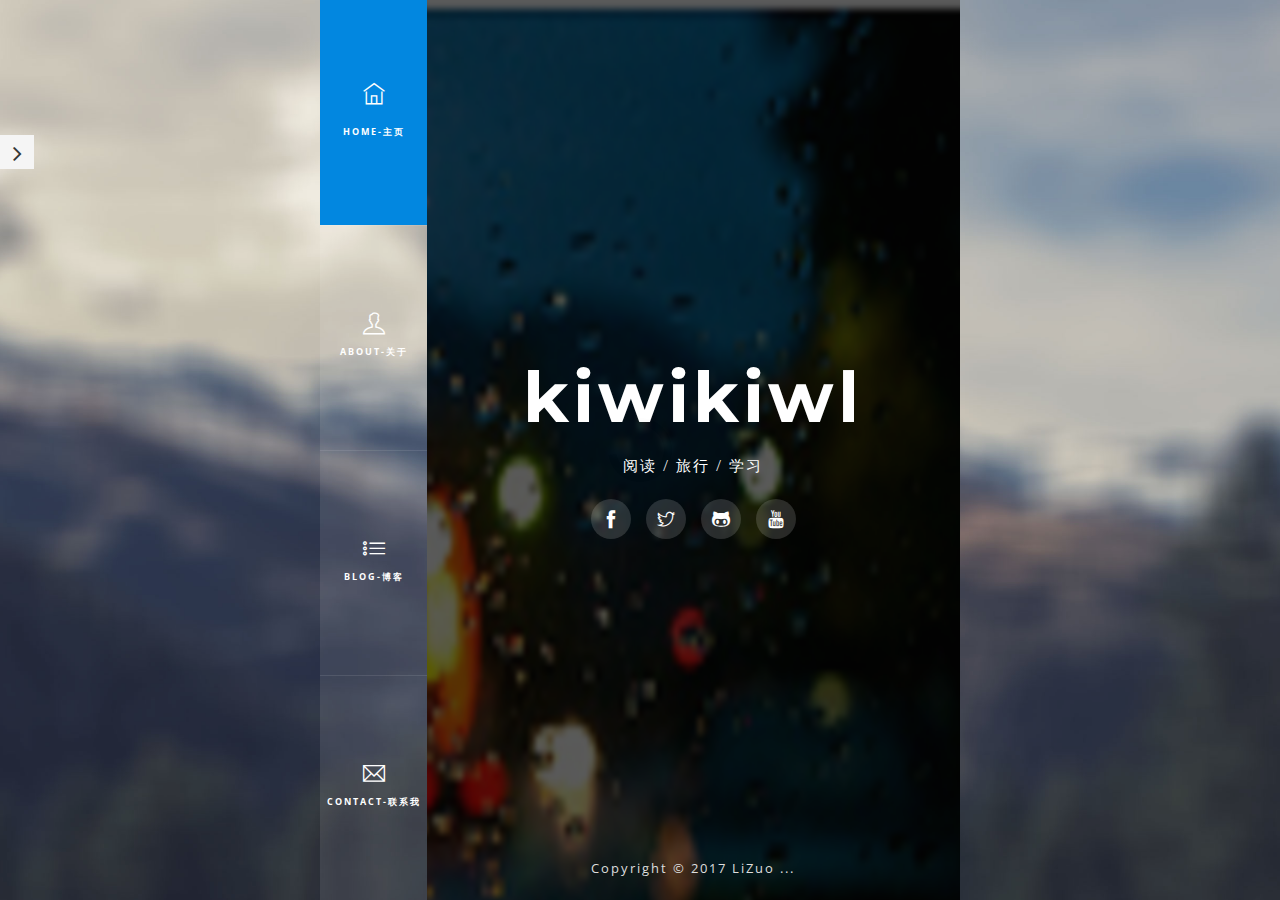
<file: index.html>
﻿<!DOCTYPE html>
<html lang="en" class="">
<head>
	<meta http-equiv="content-type" content="text/html; charset=utf-8"/>
	<meta http-equiv="X-UA-Compatible" content="IE=edge">
    <meta name="viewport" content="width=device-width, initial-scale=1.0, minimum-scale=1.0, maximum-scale=1.0, user-scalable=no">
	<meta name="author" content="LiZuo">
	<title>诗人与骗子</title>

	<link rel="shortcut icon" type="image/ico" href="assets/img/favicon.png"/>
	
	<!-- Standard iPhone Touch Icon-->
	<link rel="apple-touch-icon" sizes="57x57" href="assets/img/apple-touch-icon-57-precomposed.png" />
	<!-- Retina iPhone Touch Icon-->
	<link rel="apple-touch-icon" sizes="114x114" href="assets/img/apple-touch-icon-114-precomposed.png" />
	<!-- Standard iPad Touch Icon-->
	<link rel="apple-touch-icon" sizes="72x72" href="assets/img/apple-touch-icon-72-precomposed.png" />
	<!-- Retina iPad Touch Icon-->
	<link rel="apple-touch-icon" sizes="144x144" href="assets/img/apple-touch-icon-144-precomposed.png" />

	<link href='http://fonts.useso.com/css?family=Open+Sans:400,300,700' rel='stylesheet' type='text/css'>
	<link href='http://fonts.useso.com/css?family=Montserrat:400,700' rel='stylesheet' type='text/css'>
	<link href='http://fonts.useso.com/css?family=Raleway:400,300,700' rel='stylesheet' type='text/css'>
	
	<link rel="stylesheet" type="text/css" href="assets/css/font-awesome.min.css">
	<link rel="stylesheet" type="text/css" href="assets/css/owl.carousel.css">
	<link rel="stylesheet" type="text/css" href="assets/css/owl.theme.default.css">
	<link rel="stylesheet" type="text/css" href="assets/css/animate.css">
	<link rel="stylesheet" type="text/css" href="assets/css/bootstrap.min.css">
	<link rel="stylesheet" type="text/css" href="assets/css/themify-icons.css">
	<link rel="stylesheet" type="text/css" href="assets/css/style.css">

</head>
<body class="theme1">

	<!-- Loading Screen -->
	<div id="loading_screen">
		<img src="assets/img/loading.gif" alt="loading" />
	</div>
	<!-- /Loading Screen -->

	<!-- Wrapper -->
	<div id="wrapper">

		<!-- Scroll To Top -->
		<div class="scroll_to_top ti-angle-up"></div>
		<!-- /Scroll To Top -->
		
		<div class="landing">
			<div class="linner col-lg-6 col-lg-offset-3 col-md-8 col-md-offset-2 col-sm-8 col-sm-offset-2 col-xs-12 col-xs-offset-0">
				
				<!-- Navigation -->
				<div class="navigation col-md-2">
					<ul>
						<li class="active">
							<a href="#home"><i class="ti-home"></i><span class="text">HOME-主页</span></a>
						</li>
						<li>
							<a href="#about"><i class="ti-user"></i><span class="text">ABOUT-关于</span></a>
						</li>
						
						
						<li>
							<a href="blog.html"><i class="ti-list"></i><span class="text">BLOG-博客</span></a>
						</li>
						<li>
							<a href="#contact"><i class="ti-email"></i><span class="text">CONTACT-联系我</span></a>
						</li>
						
					</ul>
				</div>
				<!-- /Navigation -->
				
				<!-- Main Image -->
				<div class="main_image col-md-10">
					<div class="inner">
						<h1 class="name">kiwikiwl</h1>
						<div class="description sub">阅读  / 旅行 / 学习</div>
						<div class="social_icons">
							<a href="#" class="ti-facebook facebook_bg"></a>
							<a href="#" class="ti-twitter twitter_bg"></a>
							
							<a href="https://github.com/lizuo" class="ti-github github_bg"></a>
							<a href="#" class="ti-youtube youtube_bg"></a>
						</div>
						<div class="footer">
							Copyright © 2017 LiZuo ... 
						</div>
					</div>
				</div>
				<!-- /Main Image -->

				<!-- Page Content -->
				<div class="page_content col-md-12">
					<div class="pinner">

						<!-- About Page -->
						<div class="page" id="about">
							
							<div class="vertical_line"></div>
							<h2 class="page_title">关于我</h2>

							<!-- About Me Description -->
							<div class="about_me_description section">
								<p>
									<h4>基于微软开发者</h4>
									<p>王者荣耀<code>大神级人物</code>，一直都是一个人打<font color="#99FF00">人机</font>拿五杀很随意..</p>O(∩_∩)O~
								</p>
								<p>
									
                                   想要来去自由。
                                  
								</p>
								<p>
									qq:792656410
								</p>
							</div>
							<!-- /About Me Description -->

						

							<!-- Personal Info -->
							<div class="personal_info section">
								<h3 class="section_title">个人信息</h3>
								<div class="vertical_line v2"></div>

								<div class="personal_info">
									<div class="col-md-12">
										<div class="row">
											<div class="item col-md-4 col-sm-12 col-xs-12">
												<h5>Mr Li</h5>
												<div class="value">Zuo</div>
											</div>
											<div class="item col-md-4 col-sm-12 col-xs-12">
												<h5>BIRTHDAY</h5>
												<div class="value">10.21</div>
											</div>
											<div class="item col-md-4 col-sm-12 col-xs-12">
												<h5>ADDRESS</h5>
												<div class="value">北京•中国</div>
											</div>
											
											<div class="item col-md-4 col-sm-12 col-xs-12">
												<h5>EMAIL</h5>
												<div class="value"><a href="mailto:kiwikiwl_lz@163.com?Subject=Hello" target="_top">kiwikiwl_lz@163.com</a></div>
											</div>
											<div class="item col-md-4 col-sm-12 col-xs-12">
												<h5>WEBSITE</h5>
												<div class="value"><a href="https://github.com/lizuo">https://github.com/lizuo</a></div>
											</div>
										</div>
									</div>
									<div class="clear"></div>
								</div>
							</div>
							<!-- /Personal Info -->

							<!-- About Quote -->
							
							<!-- /About Quote -->

							
							
							<!-- The Process -->
							<div class="section the_process">
								<h3 class="section_title">过程</h3>
								<div class="vertical_line v2"></div>
								
								<div class="the_process">
									<div class="col-md-12">
										<div class="row">
											<div class="item col-md-3">
												<h3>01</h3>
												<i class="ti-pencil"></i>
												<h5>概念</h5>
											</div>
											<div class="item col-md-3">
												<h3>02</h3>
												<i class="ti-desktop"></i>
												<h5>设计</h5>
											</div>
											<div class="item col-md-3">
												<h3>03</h3>
												<i class="ti-shortcode"></i>
												<h5>开发</h5>
											</div>
											<div class="item col-md-3">
												<h3>04</h3>
												<i class="ti-user"></i>
												<h5>发布</h5>
											</div>
										</div>
									</div>
									<div class="clear"></div>
								</div>
							</div>
							<!-- /The Process -->
							
							<!-- Testimonials -->
							<div class="section testimonials">
								<div class="inner">

									<h3 class="section_title">感言</h3>
									<div class="vertical_line v2"></div>
									
									<div class="testimonials single_slideshow light">
										<div class="item">
											<div class="icon"><i class="ti-quote-left"></i></div>
											<div class="body">
												感谢有你
											</div>
											<h6 class="source">
												&mdash; 李作
											</h6>
										</div>
										<div class="item">
											<div class="icon"><i class="ti-quote-left"></i></div>
											<div class="body">
												感谢有我
											</div>
											<h6 class="source">
												&mdash; 李作
											</h6>
										</div>
										<div class="item">
											<div class="icon"><i class="ti-quote-left"></i></div>
											<div class="body">
												感谢有它
											</div>
											<h6 class="source">
												&mdash; 李作
											</h6>
										</div>
									</div>
								</div>
							</div>
							<!-- /Testimonials -->

						

							

						</div>
						<!-- /About Page -->

						

						

						<!-- Contact Page -->
						<div class="page" id="contact" data-bg-image="assets/img/me/4.jpg">
							
							<div class="vertical_line"></div>
							<h2 class="page_title">联系我</h2>

							<!-- Google Map -->
							<!--<div id="gmap"></div>-->
							<!-- /Google Map -->

							<div class="section contact_page">
								<div class="col-md-4">
									<div class="contact_info">
										<h4 class="title">联系信息</h4>
										<div class="vertical_line v2"></div>
										<div class="info">
											<div class="item">
												<i class="ti-location-pin"></i>
												<div class="text">北京-中国</div>
											</div>
											
											<div class="item">
												<i class="ti-email"></i>
												<div class="text"><a href="mailto:kiwikiw_lz0@163.com?Subject=Hello" target="_top">kiwikiwl_lz@163.com</a></div>
											</div>
										</div>
									</div>
								</div>
								<div class="col-md-8">
									<div class="contact_form">
										<h4 class="title">取得联系</h4>
										<div class="vertical_line v2"></div>
										<div class="form">
                                            <form action="mailto:kiwikiwl_lz@163.com" id="mailForm"  method="post" enctype="text/plain">
                                                <input type="text"  placeholder="Full Name" name="Name" class="inputfield contact_name" />
                                                <input type="email"  placeholder="Email Address" name="Email" class="inputfield contact_email" />
                                                <textarea placeholder="Your Message" class="inputfield contact_message" name="Message"></textarea>
                                                <button class="button bg_color contact_button" onclick="sendMail()"><i class="ti-cloud-down"></i>发送联系方式</button>
                                                <div class="messages"></div>
                                            </form>
										</div>
									</div>
								</div>
								<div class="clear"></div>
							</div>

						</div>
						<!-- /Contact Page -->

					</div>
					<input type="hidden" value="assets/img/me/5.jpg" class="home_bg_image" />
				</div>
				<!-- /Page Content -->

				<div class="clear"></div>
			</div>
			<div class="clear"></div>
		</div>

	</div>
	<!-- /Wrapper -->
    <script type="text/javascript">
    function sendMail() {
        var mailForm = document.getElementById("mailForm");
        mailForm.submit();
    }
    </script>
	<script type="text/javascript" src="assets/js/jquery.min.js"></script>
	<script type="text/javascript" src="assets/js/jquery.ba-hashchange.js"></script>
	<script type="text/javascript" src="assets/js/jquery.appear.js"></script>
	<script type="text/javascript" src="assets/js/isInViewport.min.js"></script>
	<script type="text/javascript" src="assets/js/jquery.backstretch.min.js"></script>
	<script type="text/javascript" src="assets/js/owl.carousel.min.js"></script>
	<script type="text/javascript" src="assets/js/jquery.waypoints.min.js"></script>
	<script type="text/javascript" src="assets/js/jquery.counterup.js"></script>
	<script type="text/javascript" src="assets/js/wow.min.js"></script>
	<script type="text/javascript" src="assets/js/bootstrap.min.js"></script>
	<script type="text/javascript" src="assets/js/scripts.js"></script>
   <!-- <script src="https://maps.googleapis.com/maps/api/js?sensor=false"></script>-->
</body>
</html>
</file>
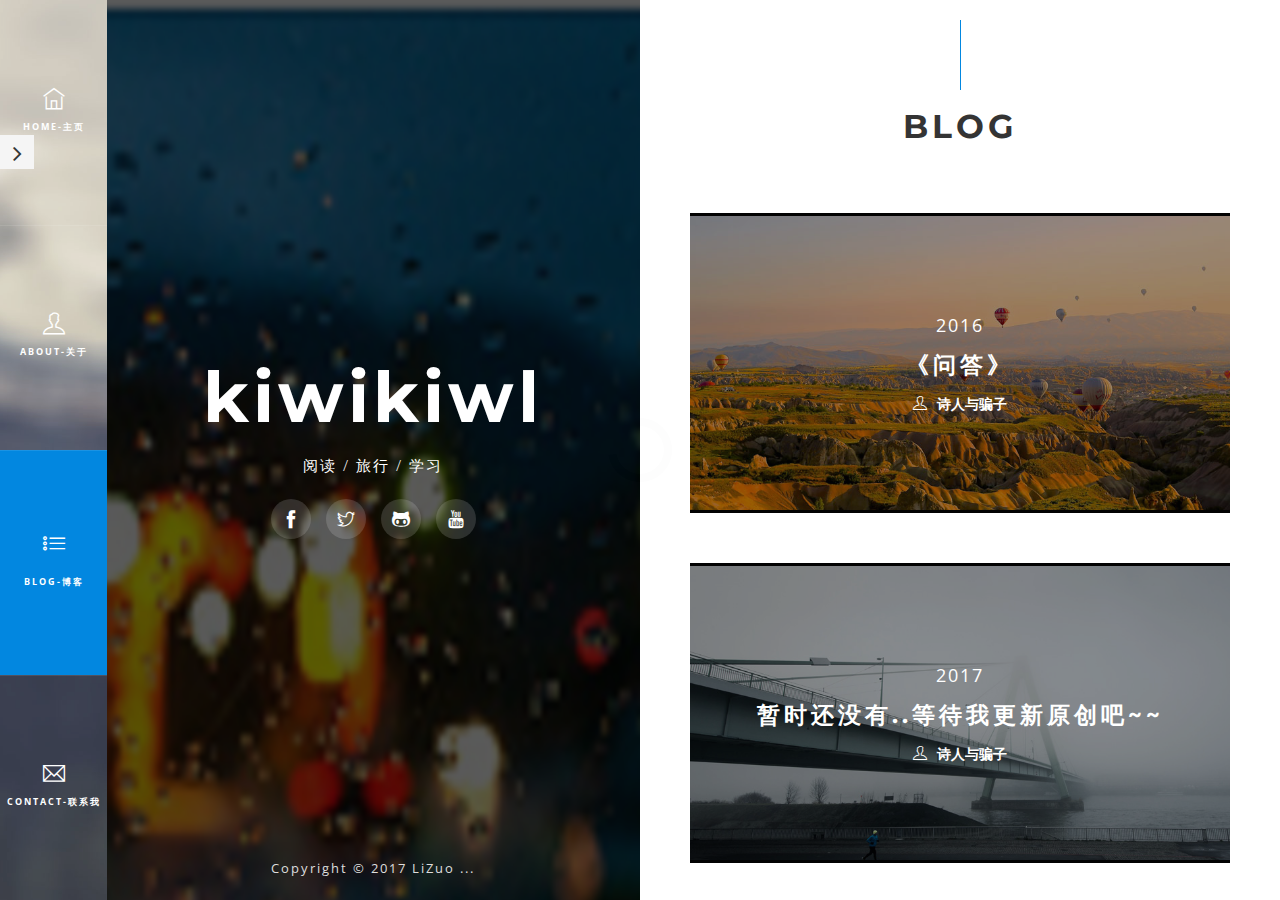
<file: blog.html>
﻿<!DOCTYPE html>
<html lang="en" class="">
<head>
	<meta http-equiv="content-type" content="text/html; charset=utf-8"/>
	<meta http-equiv="X-UA-Compatible" content="IE=edge">
    <meta name="viewport" content="width=device-width, initial-scale=1.0, minimum-scale=1.0, maximum-scale=1.0, user-scalable=no">
	<title>诗人与骗子</title>

	<link rel="shortcut icon" type="image/ico" href="assets/img/favicon.png"/>

	<!-- Standard iPhone Touch Icon-->
	<link rel="apple-touch-icon" sizes="57x57" href="assets/img/apple-touch-icon-57-precomposed.png" />
	<!-- Retina iPhone Touch Icon-->
	<link rel="apple-touch-icon" sizes="114x114" href="assets/img/apple-touch-icon-114-precomposed.png" />
	<!-- Standard iPad Touch Icon-->
	<link rel="apple-touch-icon" sizes="72x72" href="assets/img/apple-touch-icon-72-precomposed.png" />
	<!-- Retina iPad Touch Icon-->
	<link rel="apple-touch-icon" sizes="144x144" href="assets/img/apple-touch-icon-144-precomposed.png" />

	<link href='http://fonts.useso.com/css?family=Open+Sans:400,300,700' rel='stylesheet' type='text/css'>
	<link href='http://fonts.useso.com/css?family=Montserrat:400,700' rel='stylesheet' type='text/css'>
	<link href='http://fonts.useso.com/css?family=Raleway:400,300,700' rel='stylesheet' type='text/css'>
	
	<link rel="stylesheet" type="text/css" href="assets/css/font-awesome.min.css">
	<link rel="stylesheet" type="text/css" href="assets/css/owl.carousel.css">
	<link rel="stylesheet" type="text/css" href="assets/css/owl.theme.default.css">
	<link rel="stylesheet" type="text/css" href="assets/css/animate.css">
	<link rel="stylesheet" type="text/css" href="assets/css/bootstrap.min.css">
	<link rel="stylesheet" type="text/css" href="assets/css/themify-icons.css">
	<link rel="stylesheet" type="text/css" href="assets/css/style.css">

</head>
<body class="theme1">

	<!-- Loading Screen -->
	<div id="loading_screen">
		<img src="assets/img/loading.gif" alt="loading" />
	</div>
	<!-- /Loading Screen -->

	<!-- Wrapper -->
	<div id="wrapper">

		<!-- Scroll To Top -->
		<div class="scroll_to_top ti-angle-up"></div>
		<!-- /Scroll To Top -->
		
		<div class="landing">
			<div class="linner nomargin single_page col-lg-6 col-lg-offset-3 col-md-8 col-md-offset-2 col-sm-8 col-sm-offset-2 col-xs-12 col-xs-offset-0">
				
				<!-- Navigation -->
				<div class="navigation col-md-2">
					<ul>
						<li>
							<a href="index.html#home"><i class="ti-home"></i><span class="text">HOME-主页</span></a>
						</li>
						<li>
							<a href="index.html#about"><i class="ti-user"></i><span class="text">ABOUT-关于</span></a>
						</li>
					
						
						<li class="active">
							<a href="blog.html"><i class="ti-list"></i><span class="text">BLOG-博客</span></a>
						</li>
						<li>
							<a href="index.html#contact"><i class="ti-email"></i><span class="text">CONTACT-联系我</span></a>
						</li>
						
					</ul>
				</div>
				<!-- /Navigation -->
				
				<!-- Main Image -->
				<div class="main_image col-md-10 page_active">
					<div class="inner">
						<h1 class="name">kiwikiwl</h1>
						<div class="description sub">阅读  / 旅行 / 学习</div>
						<div class="social_icons">
							<a href="#" class="ti-facebook facebook_bg"></a>
							<a href="#" class="ti-twitter twitter_bg"></a>
							
							<a href="https://github.com/lizuo" class="ti-github github_bg"></a>
							<a href="#" class="ti-youtube youtube_bg"></a>
							
						</div>
						<div class="footer">
								Copyright © 2017 LiZuo ... 
						</div>
					</div>
				</div>
				<!-- /Main Image -->

				<!-- Page Content -->
				<div class="page_content col-md-12 active">
					<div class="pinner">

						<!-- Blog Page -->
						<div class="page active" id="blog">
							
							<div class="vertical_line"></div>
							<h2 class="page_title">BLOG</h2>

							<!-- Blog Posts -->
							<div class="blog_posts section">

								<!-- Post -->
								<div class="post">
									<div class="overlay">
										<div class="actions">
											<div class="category">2016</div>
											<h3 class="title"><a href="blog_content.html">《问答》</a></h3>
											<div class="meta"><i class="ti-user"></i><span class="user">诗人与骗子</span></div>
										</div>
									</div>
									<div class="bg_image image1"></div>	
								</div>
								<!-- /Post -->

								

								

								<!-- Post -->
								<div class="post">
									<div class="overlay">
										<div class="actions">
											<div class="category">2017</div>
											<h3 class="title"><a href="#">暂时还没有..等待我更新原创吧~~</a></h3>
											<div class="meta"><i class="ti-user"></i><span class="user">诗人与骗子</span></div>
										</div>
									</div>
									<div class="bg_image image4"></div>
								</div>
								<!-- /Post -->

								

								

							</div>
							<!-- /Blog Posts -->

							<!-- Load More Blog Posts -->
							<div class="section nopaddingtop">
								<a href="#" class="button bg_color load_more_posts">加载更多文章</a>
							</div>
							<!-- /Load More Blog Posts -->

						</div>
						<!-- /Blog Page -->

					</div>
					<input type="hidden" value="assets/img/me/5.jpg" class="home_bg_image" />
				</div>
				<!-- /Page Content -->

				<div class="clear"></div>
			</div>
			<div class="clear"></div>
		</div>

	</div>
	<!-- /Wrapper -->

	<script type="text/javascript" src="assets/js/jquery.min.js"></script>
	<script type="text/javascript" src="assets/js/jquery.appear.js"></script>
	<script type="text/javascript" src="assets/js/isInViewport.min.js"></script>
	<script type="text/javascript" src="assets/js/jquery.backstretch.min.js"></script>
	<script type="text/javascript" src="assets/js/owl.carousel.min.js"></script>
	<script type="text/javascript" src="assets/js/jquery.waypoints.min.js"></script>
	<script type="text/javascript" src="assets/js/jquery.counterup.js"></script>
	<script type="text/javascript" src="assets/js/wow.min.js"></script>
	<script type="text/javascript" src="assets/js/bootstrap.min.js"></script>
	<script type="text/javascript" src="assets/js/scripts.js"></script>
   <!-- <script src="https://maps.googleapis.com/maps/api/js?sensor=false"></script>-->
</body>
</html>
</file>
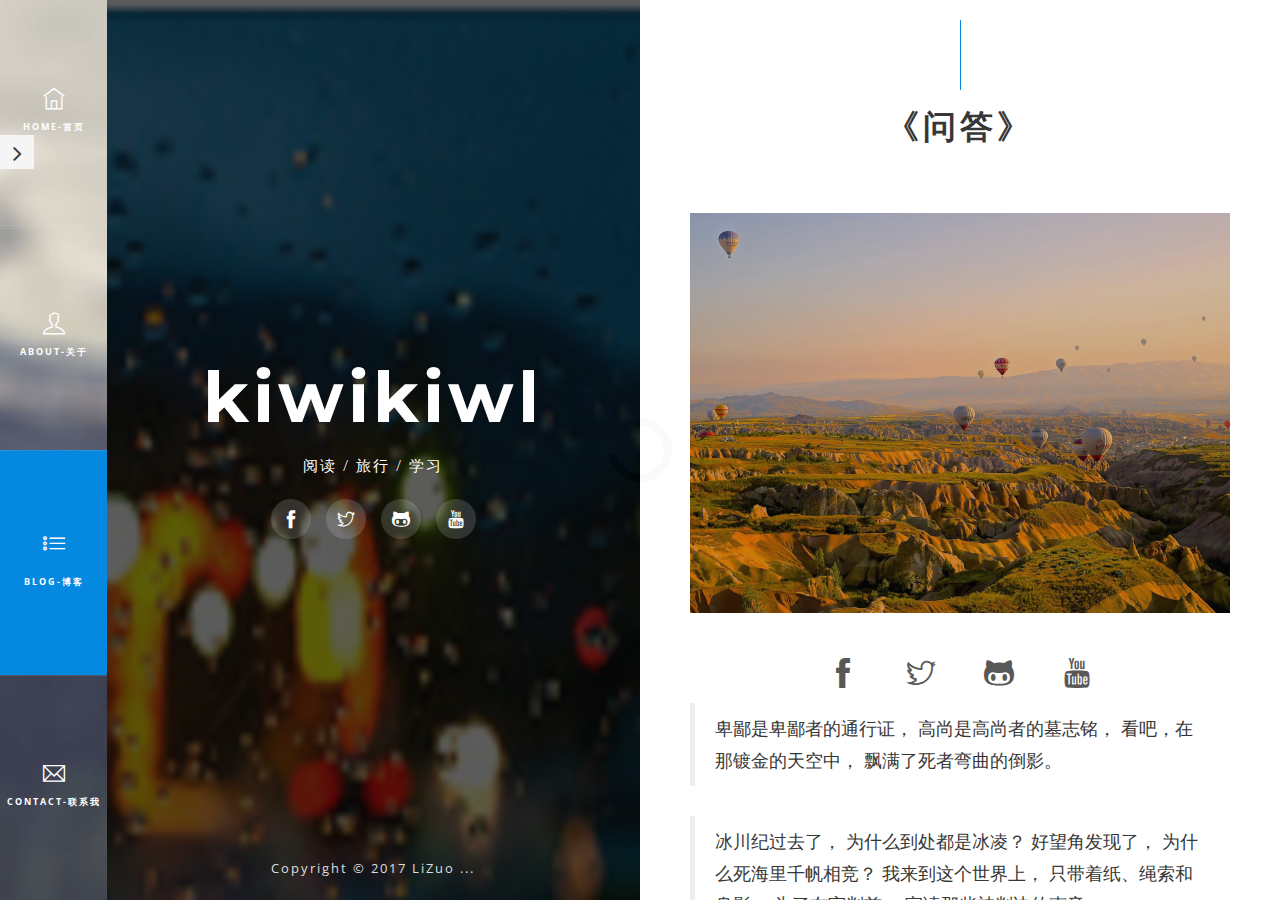
<file: blog_content.html>
﻿
<!DOCTYPE html>
<html lang="en" class="">
<head>
	<meta http-equiv="content-type" content="text/html; charset=utf-8"/>
	<meta http-equiv="X-UA-Compatible" content="IE=edge">
    <meta name="viewport" content="width=device-width, initial-scale=1.0, minimum-scale=1.0, maximum-scale=1.0, user-scalable=no">

	<title>诗人与骗子</title>

	
    <link rel="shortcut icon" type="image/ico" href="assets/img/favicon.png" />
	<!-- Standard iPhone Touch Icon-->
	<link rel="apple-touch-icon" sizes="57x57" href="assets/img/apple-touch-icon-57-precomposed.png" />
	<!-- Retina iPhone Touch Icon-->
	<link rel="apple-touch-icon" sizes="114x114" href="assets/img/apple-touch-icon-114-precomposed.png" />
	<!-- Standard iPad Touch Icon-->
	<link rel="apple-touch-icon" sizes="72x72" href="assets/img/apple-touch-icon-72-precomposed.png" />
	<!-- Retina iPad Touch Icon-->
	<link rel="apple-touch-icon" sizes="144x144" href="assets/img/apple-touch-icon-144-precomposed.png" />

	<link href='http://fonts.useso.com/css?family=Open+Sans:400,300,700' rel='stylesheet' type='text/css'>
	<link href='http://fonts.useso.com/css?family=Montserrat:400,700' rel='stylesheet' type='text/css'>
	<link href='http://fonts.useso.com/css?family=Raleway:400,300,700' rel='stylesheet' type='text/css'>
	
	<link rel="stylesheet" type="text/css" href="assets/css/font-awesome.min.css">
	<link rel="stylesheet" type="text/css" href="assets/css/owl.carousel.css">
	<link rel="stylesheet" type="text/css" href="assets/css/owl.theme.default.css">
	<link rel="stylesheet" type="text/css" href="assets/css/animate.css">
	<link rel="stylesheet" type="text/css" href="assets/css/bootstrap.min.css">
	<link rel="stylesheet" type="text/css" href="assets/css/themify-icons.css">
	<link rel="stylesheet" type="text/css" href="assets/css/style.css">

</head>
<body class="theme1">

	<!-- Loading Screen -->
	<div id="loading_screen">
		<img src="assets/img/loading.gif" alt="loading" />
	</div>
	<!-- /Loading Screen -->

	<!-- Wrapper -->
	<div id="wrapper">

		<!-- Scroll To Top -->
		<div class="scroll_to_top ti-angle-up"></div>
		<!-- /Scroll To Top -->
		
		<div class="landing">
			<div class="linner nomargin single_page col-lg-6 col-lg-offset-3 col-md-8 col-md-offset-2 col-sm-8 col-sm-offset-2 col-xs-12 col-xs-offset-0">
				
				<!-- Navigation -->
				<div class="navigation col-md-2">
					<ul>
						<li>
							<a href="index.html#home"><i class="ti-home"></i><span class="text">HOME-首页</span></a>
						</li>
						<li>
							<a href="index.html#about"><i class="ti-user"></i><span class="text">ABOUT-关于</span></a>
						</li>
					
						
						<li class="active">
							<a href="blog.html"><i class="ti-list"></i><span class="text">BLOG-博客</span></a>
						</li>
						<li>
							<a href="index.html#contact"><i class="ti-email"></i><span class="text">CONTACT-联系我</span></a>
						</li>
						
					</ul>
				</div>
				<!-- /Navigation -->
				
				<!-- Main Image -->
				<div class="main_image col-md-10 page_active">
					<div class="inner">
						<h1 class="name">kiwikiwl</h1>
						<div class="description sub">阅读  / 旅行 / 学习</div>
						<div class="social_icons">
							<a href="#" class="ti-facebook facebook_bg"></a>
							<a href="#" class="ti-twitter twitter_bg"></a>
							
							<a href="https://github.com/lizuo" class="ti-github github_bg"></a>
                            <a href="#" class="ti-youtube youtube_bg"></a>
							
						</div>
						<div class="footer">
						Copyright © 2017 LiZuo ... 
						</div>
					</div>
				</div>
				<!-- /Main Image -->

				<!-- Page Content -->
				<div class="page_content col-md-12 active">
					<div class="pinner">

						<!-- Blog Post Page -->
						<div class="page active" id="blog">
							
							<div class="vertical_line"></div>
							<h2 class="page_title">《问答》</h2>

							<!-- Blog Post -->
                            <div class="blog_post section">

                                <!-- Media - Image -->
                                <div class="media image">
                                    <div class="image image1">
                                        <div class="overlay">
                                            <div class="inner">
                                                <div class="category"></div>
                                                <h2 class="title"><a href="blog_content.html"></a></h2>
                                            </div>
                                        </div>
                                    </div>
                                </div>

                                <!-- /Media - Image -->
                                <!-- Social Icons -->
                                <div class="social_icons">
                                    <a href="#" class="ti-facebook facebook_bg"></a>
                                    <a href="#" class="ti-twitter twitter_bg"></a>

                                    <a href="https://github.com/lizuo" class="ti-github github_bg"></a>
                                    <a href="#" class="ti-youtube youtube_bg"></a>

                                </div>
                                <!-- /Social Icons -->
                                <!-- Body -->
                                <div class="body">

                                    <blockquote>
                                        卑鄙是卑鄙者的通行证，
                                        高尚是高尚者的墓志铭，
                                        看吧，在那镀金的天空中，
                                        飘满了死者弯曲的倒影。
                                    </blockquote>

                                    <blockquote>
                                        冰川纪过去了，
                                        为什么到处都是冰凌？
                                        好望角发现了，
                                        为什么死海里千帆相竞？
                                        我来到这个世界上，
                                        只带着纸、绳索和身影，
                                        为了在审判前，
                                        宣读那些被判决的声音。
                                    </blockquote>

                                    <img src="assets/img/blog/2.jpg" />

                                    <blockquote>
                                        告诉你吧，世界
                                        我——不——相——信！
                                        纵使你脚下有一千名挑战者，
                                        那就把我算作第一千零一名。
                                        我不相信天是蓝的，
                                        我不相信雷的回声，
                                        我不相信梦是假的，
                                        我不相信死无报应。
                                        如果海洋注定要决堤，
                                        就让所有的苦水都注入我心中，
                                        如果陆地注定要上升，
                                        就让人类重新选择生存的峰顶。
                                    </blockquote>

                                    <ul>
                                        <li>
                                            新的转机和闪闪星斗，

                                        </li>
                                        <li>
                                            正在缀满没有遮拦的天空。
                                        </li>
                                        <li>
                                            那是五千年的象形文字，
                                        </li>
                                        <li>
                                            那是未来人们凝视的眼睛。
                                        </li>
                                    </ul>
                                    <p>
                                        在一片荆棘地里我向前飞奔
                                        因为我知道未来有无限可能
                                        尽管我看到那划开的伤口在滴血
                                        但我知道我的心依然坚如磐石
                                    </p>
                                    转载：一滴墨半卷诗
                                    <p>

                                    </p>
                                </div>
                                <!-- /Body -->
                            </div>
                            </div>
                        </div>
								<!-- Comments -->
								<div id="comments">
									
											<!-- Comments List -->
                                    <section>
                                        <h1>Comments</h1>
                                        <div id="comments" aria-live="polite">
                                            <!-- Duoshuo Comment BEGIN -->
                                            <div class="ds-thread" data-title="?????" data-thread-key="#" data-url="#"></div></div>
                                    </section>
						<script type="text/javascript">
						  var duoshuoQuery = {short_name:"kiwikiwl"};
						  (function() {
							var ds = document.createElement('script');
							ds.type = 'text/javascript';ds.async = true;
							ds.src = 'https://static.duoshuo.com/embed.js';
							ds.charset = 'UTF-8';
							(document.getElementsByTagName('head')[0] 
							|| document.getElementsByTagName('body')[0]).appendChild(ds);
						  })();
						</script>
				<!-- /Page Content -->

				        <div class="clear"></div>
			         </div>
			<div class="clear"></div>
		</div>

	</div>
	<!-- /Wrapper -->

	<script type="text/javascript" src="assets/js/jquery.min.js"></script>
	<script type="text/javascript" src="assets/js/jquery.appear.js"></script>
	<script type="text/javascript" src="assets/js/isInViewport.min.js"></script>
	<script type="text/javascript" src="assets/js/jquery.backstretch.min.js"></script>
	<script type="text/javascript" src="assets/js/owl.carousel.min.js"></script>
	<script type="text/javascript" src="assets/js/jquery.waypoints.min.js"></script>
	<script type="text/javascript" src="assets/js/jquery.counterup.js"></script>
	<script type="text/javascript" src="assets/js/wow.min.js"></script>
	<script type="text/javascript" src="assets/js/bootstrap.min.js"></script>
	<script type="text/javascript" src="assets/js/scripts.js"></script>
    <!--<script src="https://maps.googleapis.com/maps/api/js?sensor=false"></script>-->
</body>
</html>
</file>
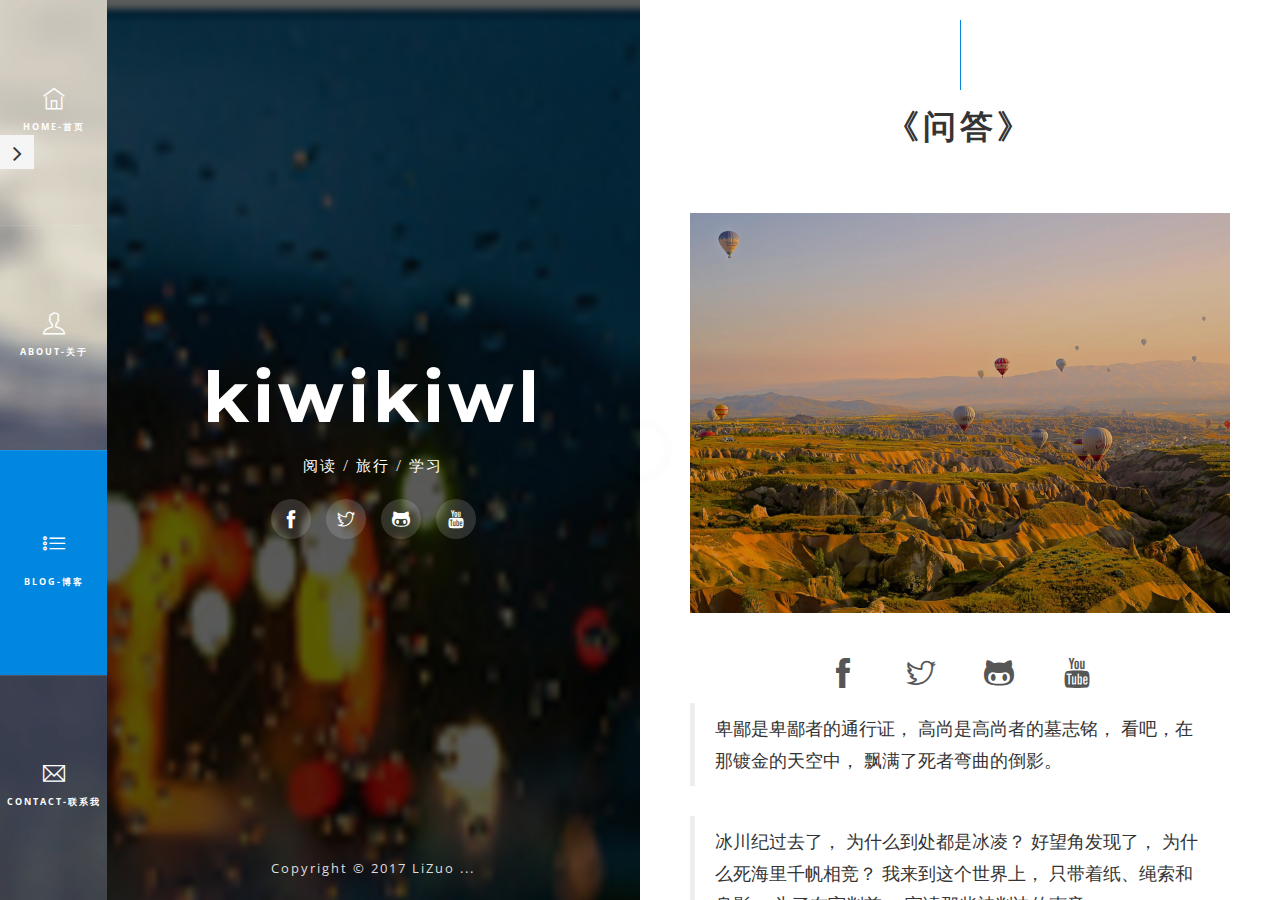
<file: blog_post_image.html>
﻿
<!DOCTYPE html>
<html lang="en" class="">
<head>
	<meta http-equiv="content-type" content="text/html; charset=utf-8"/>
	<meta http-equiv="X-UA-Compatible" content="IE=edge">
    <meta name="viewport" content="width=device-width, initial-scale=1.0, minimum-scale=1.0, maximum-scale=1.0, user-scalable=no">

	<title>诗人与骗子</title>

	
    <link rel="shortcut icon" type="image/ico" href="assets/img/favicon.png" />
	<!-- Standard iPhone Touch Icon-->
	<link rel="apple-touch-icon" sizes="57x57" href="assets/img/apple-touch-icon-57-precomposed.png" />
	<!-- Retina iPhone Touch Icon-->
	<link rel="apple-touch-icon" sizes="114x114" href="assets/img/apple-touch-icon-114-precomposed.png" />
	<!-- Standard iPad Touch Icon-->
	<link rel="apple-touch-icon" sizes="72x72" href="assets/img/apple-touch-icon-72-precomposed.png" />
	<!-- Retina iPad Touch Icon-->
	<link rel="apple-touch-icon" sizes="144x144" href="assets/img/apple-touch-icon-144-precomposed.png" />

	<link href='http://fonts.useso.com/css?family=Open+Sans:400,300,700' rel='stylesheet' type='text/css'>
	<link href='http://fonts.useso.com/css?family=Montserrat:400,700' rel='stylesheet' type='text/css'>
	<link href='http://fonts.useso.com/css?family=Raleway:400,300,700' rel='stylesheet' type='text/css'>
	
	<link rel="stylesheet" type="text/css" href="assets/css/font-awesome.min.css">
	<link rel="stylesheet" type="text/css" href="assets/css/owl.carousel.css">
	<link rel="stylesheet" type="text/css" href="assets/css/owl.theme.default.css">
	<link rel="stylesheet" type="text/css" href="assets/css/animate.css">
	<link rel="stylesheet" type="text/css" href="assets/css/bootstrap.min.css">
	<link rel="stylesheet" type="text/css" href="assets/css/themify-icons.css">
	<link rel="stylesheet" type="text/css" href="assets/css/style.css">

</head>
<body class="theme1">

	<!-- Loading Screen -->
	<div id="loading_screen">
		<img src="assets/img/loading.gif" alt="loading" />
	</div>
	<!-- /Loading Screen -->

	<!-- Wrapper -->
	<div id="wrapper">

		<!-- Scroll To Top -->
		<div class="scroll_to_top ti-angle-up"></div>
		<!-- /Scroll To Top -->
		
		<div class="landing">
			<div class="linner nomargin single_page col-lg-6 col-lg-offset-3 col-md-8 col-md-offset-2 col-sm-8 col-sm-offset-2 col-xs-12 col-xs-offset-0">
				
				<!-- Navigation -->
				<div class="navigation col-md-2">
					<ul>
						<li>
							<a href="index.html#home"><i class="ti-home"></i><span class="text">HOME-首页</span></a>
						</li>
						<li>
							<a href="index.html#about"><i class="ti-user"></i><span class="text">ABOUT-关于</span></a>
						</li>
					
						
						<li class="active">
							<a href="blog.html"><i class="ti-list"></i><span class="text">BLOG-博客</span></a>
						</li>
						<li>
							<a href="index.html#contact"><i class="ti-email"></i><span class="text">CONTACT-联系我</span></a>
						</li>
						
					</ul>
				</div>
				<!-- /Navigation -->
				
				<!-- Main Image -->
				<div class="main_image col-md-10 page_active">
					<div class="inner">
						<h1 class="name">kiwikiwl</h1>
						<div class="description sub">阅读  / 旅行 / 学习</div>
						<div class="social_icons">
							<a href="#" class="ti-facebook facebook_bg"></a>
							<a href="#" class="ti-twitter twitter_bg"></a>
							
							<a href="https://github.com/lizuo" class="ti-github github_bg"></a>
                            <a href="#" class="ti-youtube youtube_bg"></a>
							
						</div>
						<div class="footer">
						Copyright © 2017 LiZuo ... 
						</div>
					</div>
				</div>
				<!-- /Main Image -->

				<!-- Page Content -->
				<div class="page_content col-md-12 active">
					<div class="pinner">

						<!-- Blog Post Page -->
						<div class="page active" id="blog">
							
							<div class="vertical_line"></div>
							<h2 class="page_title">《问答》</h2>

							<!-- Blog Post -->
							<div class="blog_post section">
								
								<!-- Media - Image -->
								<div class="media image">
									<div class="image image1">
										<div class="overlay">
											<div class="inner">
												<div class="category"></div>
												<h2 class="title"><a href="blog_post_image.html"></a></h2>
											</div>
										</div>
									</div>
								</div>
								<!-- /Media - Image -->

								<!-- Social Icons -->
								<div class="social_icons">
									<a href="#" class="ti-facebook facebook_bg"></a>
									<a href="#" class="ti-twitter twitter_bg"></a>
								
									<a href="https://github.com/lizuo" class="ti-github github_bg"></a>
									<a href="#" class="ti-youtube youtube_bg"></a>
									
								</div>
								<!-- /Social Icons -->

								

								<!-- Body -->
								<div class="body">
									
                                    <blockquote>
                                        卑鄙是卑鄙者的通行证，
                                        高尚是高尚者的墓志铭，
                                        看吧，在那镀金的天空中，
                                        飘满了死者弯曲的倒影。
                                    </blockquote>

									<blockquote>
                                        冰川纪过去了，
                                        为什么到处都是冰凌？
                                        好望角发现了，
                                        为什么死海里千帆相竞？
                                        我来到这个世界上，
                                        只带着纸、绳索和身影，
                                        为了在审判前，
                                        宣读那些被判决的声音。
									</blockquote>

									<img src="assets/img/blog/2.jpg" />

                                    <blockquote>
                                        告诉你吧，世界
                                        我——不——相——信！
                                        纵使你脚下有一千名挑战者，
                                        那就把我算作第一千零一名。
                                        我不相信天是蓝的，
                                        我不相信雷的回声，
                                        我不相信梦是假的，
                                        我不相信死无报应。
                                        如果海洋注定要决堤，
                                        就让所有的苦水都注入我心中，
                                        如果陆地注定要上升，
                                        就让人类重新选择生存的峰顶。
                                        </blockquote>

                                        <ul>
                                            <li>
                                                新的转机和闪闪星斗，

                                            </li>
                                            <li>
                                                正在缀满没有遮拦的天空。
                                            </li>
                                            <li>
                                                那是五千年的象形文字，
                                            </li>
                                            <li>
                                                那是未来人们凝视的眼睛。
                                            </li>
                                        </ul>
                                        <p>
                                            在一片荆棘地里我向前飞奔
                                            因为我知道未来有无限可能
                                            尽管我看到那划开的伤口在滴血
                                            但我知道我的心依然坚如磐石
                                        </p>
                                        转载：一滴墨半卷诗
                                        <p>

                                        </p>
</div>
								<!-- /Body -->

								<!-- Comments -->
								<div id="comments">
									
											<!-- Comments List -->
							<section>
    						<h1>Comments</h1>
    						<div id="comments" aria-live="polite"><!-- Duoshuo Comment BEGIN -->
							<div class="ds-thread" data-title="?????" data-thread-key="#" data-url="#"></div>
						<script type="text/javascript">
						  var duoshuoQuery = {short_name:"kiwikiwl"};
						  (function() {
							var ds = document.createElement('script');
							ds.type = 'text/javascript';ds.async = true;
							ds.src = 'https://static.duoshuo.com/embed.js';
							ds.charset = 'UTF-8';
							(document.getElementsByTagName('head')[0] 
							|| document.getElementsByTagName('body')[0]).appendChild(ds);
						  })();
						</script>
				<!-- /Page Content -->

				<div class="clear"></div>
			</div>
			<div class="clear"></div>
		</div>

	</div>
	<!-- /Wrapper -->

	<script type="text/javascript" src="assets/js/jquery.min.js"></script>
	<script type="text/javascript" src="assets/js/jquery.appear.js"></script>
	<script type="text/javascript" src="assets/js/isInViewport.min.js"></script>
	<script type="text/javascript" src="assets/js/jquery.backstretch.min.js"></script>
	<script type="text/javascript" src="assets/js/owl.carousel.min.js"></script>
	<script type="text/javascript" src="assets/js/jquery.waypoints.min.js"></script>
	<script type="text/javascript" src="assets/js/jquery.counterup.js"></script>
	<script type="text/javascript" src="assets/js/wow.min.js"></script>
	<script type="text/javascript" src="assets/js/bootstrap.min.js"></script>
	<script type="text/javascript" src="assets/js/scripts.js"></script>
    <!--<script src="https://maps.googleapis.com/maps/api/js?sensor=false"></script>-->
</body>
</html>
</file>
<file: assets/css/themify-icons.css>
@font-face {
	font-family: 'themify';
	src:url('../fonts/themify.eot?-fvbane');
	src:url('../fonts/themify.eot?#iefix-fvbane') format('embedded-opentype'),
		url('../fonts/themify.woff?-fvbane') format('woff'),
		url('../fonts/themify.ttf?-fvbane') format('truetype'),
		url('../fonts/themify.svg?-fvbane#themify') format('svg');
	font-weight: normal;
	font-style: normal;
}

[class^="ti-"], [class*=" ti-"] {
	font-family: 'themify';
	speak: none;
	font-style: normal;
	font-weight: normal;
	font-variant: normal;
	text-transform: none;
	line-height: 1;

	/* Better Font Rendering =========== */
	-webkit-font-smoothing: antialiased;
	-moz-osx-font-smoothing: grayscale;
}

.ti-wand:before {
	content: "\e600";
}
.ti-volume:before {
	content: "\e601";
}
.ti-user:before {
	content: "\e602";
}
.ti-unlock:before {
	content: "\e603";
}
.ti-unlink:before {
	content: "\e604";
}
.ti-trash:before {
	content: "\e605";
}
.ti-thought:before {
	content: "\e606";
}
.ti-target:before {
	content: "\e607";
}
.ti-tag:before {
	content: "\e608";
}
.ti-tablet:before {
	content: "\e609";
}
.ti-star:before {
	content: "\e60a";
}
.ti-spray:before {
	content: "\e60b";
}
.ti-signal:before {
	content: "\e60c";
}
.ti-shopping-cart:before {
	content: "\e60d";
}
.ti-shopping-cart-full:before {
	content: "\e60e";
}
.ti-settings:before {
	content: "\e60f";
}
.ti-search:before {
	content: "\e610";
}
.ti-zoom-in:before {
	content: "\e611";
}
.ti-zoom-out:before {
	content: "\e612";
}
.ti-cut:before {
	content: "\e613";
}
.ti-ruler:before {
	content: "\e614";
}
.ti-ruler-pencil:before {
	content: "\e615";
}
.ti-ruler-alt:before {
	content: "\e616";
}
.ti-bookmark:before {
	content: "\e617";
}
.ti-bookmark-alt:before {
	content: "\e618";
}
.ti-reload:before {
	content: "\e619";
}
.ti-plus:before {
	content: "\e61a";
}
.ti-pin:before {
	content: "\e61b";
}
.ti-pencil:before {
	content: "\e61c";
}
.ti-pencil-alt:before {
	content: "\e61d";
}
.ti-paint-roller:before {
	content: "\e61e";
}
.ti-paint-bucket:before {
	content: "\e61f";
}
.ti-na:before {
	content: "\e620";
}
.ti-mobile:before {
	content: "\e621";
}
.ti-minus:before {
	content: "\e622";
}
.ti-medall:before {
	content: "\e623";
}
.ti-medall-alt:before {
	content: "\e624";
}
.ti-marker:before {
	content: "\e625";
}
.ti-marker-alt:before {
	content: "\e626";
}
.ti-arrow-up:before {
	content: "\e627";
}
.ti-arrow-right:before {
	content: "\e628";
}
.ti-arrow-left:before {
	content: "\e629";
}
.ti-arrow-down:before {
	content: "\e62a";
}
.ti-lock:before {
	content: "\e62b";
}
.ti-location-arrow:before {
	content: "\e62c";
}
.ti-link:before {
	content: "\e62d";
}
.ti-layout:before {
	content: "\e62e";
}
.ti-layers:before {
	content: "\e62f";
}
.ti-layers-alt:before {
	content: "\e630";
}
.ti-key:before {
	content: "\e631";
}
.ti-import:before {
	content: "\e632";
}
.ti-image:before {
	content: "\e633";
}
.ti-heart:before {
	content: "\e634";
}
.ti-heart-broken:before {
	content: "\e635";
}
.ti-hand-stop:before {
	content: "\e636";
}
.ti-hand-open:before {
	content: "\e637";
}
.ti-hand-drag:before {
	content: "\e638";
}
.ti-folder:before {
	content: "\e639";
}
.ti-flag:before {
	content: "\e63a";
}
.ti-flag-alt:before {
	content: "\e63b";
}
.ti-flag-alt-2:before {
	content: "\e63c";
}
.ti-eye:before {
	content: "\e63d";
}
.ti-export:before {
	content: "\e63e";
}
.ti-exchange-vertical:before {
	content: "\e63f";
}
.ti-desktop:before {
	content: "\e640";
}
.ti-cup:before {
	content: "\e641";
}
.ti-crown:before {
	content: "\e642";
}
.ti-comments:before {
	content: "\e643";
}
.ti-comment:before {
	content: "\e644";
}
.ti-comment-alt:before {
	content: "\e645";
}
.ti-close:before {
	content: "\e646";
}
.ti-clip:before {
	content: "\e647";
}
.ti-angle-up:before {
	content: "\e648";
}
.ti-angle-right:before {
	content: "\e649";
}
.ti-angle-left:before {
	content: "\e64a";
}
.ti-angle-down:before {
	content: "\e64b";
}
.ti-check:before {
	content: "\e64c";
}
.ti-check-box:before {
	content: "\e64d";
}
.ti-camera:before {
	content: "\e64e";
}
.ti-announcement:before {
	content: "\e64f";
}
.ti-brush:before {
	content: "\e650";
}
.ti-briefcase:before {
	content: "\e651";
}
.ti-bolt:before {
	content: "\e652";
}
.ti-bolt-alt:before {
	content: "\e653";
}
.ti-blackboard:before {
	content: "\e654";
}
.ti-bag:before {
	content: "\e655";
}
.ti-move:before {
	content: "\e656";
}
.ti-arrows-vertical:before {
	content: "\e657";
}
.ti-arrows-horizontal:before {
	content: "\e658";
}
.ti-fullscreen:before {
	content: "\e659";
}
.ti-arrow-top-right:before {
	content: "\e65a";
}
.ti-arrow-top-left:before {
	content: "\e65b";
}
.ti-arrow-circle-up:before {
	content: "\e65c";
}
.ti-arrow-circle-right:before {
	content: "\e65d";
}
.ti-arrow-circle-left:before {
	content: "\e65e";
}
.ti-arrow-circle-down:before {
	content: "\e65f";
}
.ti-angle-double-up:before {
	content: "\e660";
}
.ti-angle-double-right:before {
	content: "\e661";
}
.ti-angle-double-left:before {
	content: "\e662";
}
.ti-angle-double-down:before {
	content: "\e663";
}
.ti-zip:before {
	content: "\e664";
}
.ti-world:before {
	content: "\e665";
}
.ti-wheelchair:before {
	content: "\e666";
}
.ti-view-list:before {
	content: "\e667";
}
.ti-view-list-alt:before {
	content: "\e668";
}
.ti-view-grid:before {
	content: "\e669";
}
.ti-uppercase:before {
	content: "\e66a";
}
.ti-upload:before {
	content: "\e66b";
}
.ti-underline:before {
	content: "\e66c";
}
.ti-truck:before {
	content: "\e66d";
}
.ti-timer:before {
	content: "\e66e";
}
.ti-ticket:before {
	content: "\e66f";
}
.ti-thumb-up:before {
	content: "\e670";
}
.ti-thumb-down:before {
	content: "\e671";
}
.ti-text:before {
	content: "\e672";
}
.ti-stats-up:before {
	content: "\e673";
}
.ti-stats-down:before {
	content: "\e674";
}
.ti-split-v:before {
	content: "\e675";
}
.ti-split-h:before {
	content: "\e676";
}
.ti-smallcap:before {
	content: "\e677";
}
.ti-shine:before {
	content: "\e678";
}
.ti-shift-right:before {
	content: "\e679";
}
.ti-shift-left:before {
	content: "\e67a";
}
.ti-shield:before {
	content: "\e67b";
}
.ti-notepad:before {
	content: "\e67c";
}
.ti-server:before {
	content: "\e67d";
}
.ti-quote-right:before {
	content: "\e67e";
}
.ti-quote-left:before {
	content: "39";
}
.ti-pulse:before {
	content: "\e680";
}
.ti-printer:before {
	content: "\e681";
}
.ti-power-off:before {
	content: "\e682";
}
.ti-plug:before {
	content: "\e683";
}
.ti-pie-chart:before {
	content: "\e684";
}
.ti-paragraph:before {
	content: "\e685";
}
.ti-panel:before {
	content: "\e686";
}
.ti-package:before {
	content: "\e687";
}
.ti-music:before {
	content: "\e688";
}
.ti-music-alt:before {
	content: "\e689";
}
.ti-mouse:before {
	content: "\e68a";
}
.ti-mouse-alt:before {
	content: "\e68b";
}
.ti-money:before {
	content: "\e68c";
}
.ti-microphone:before {
	content: "\e68d";
}
.ti-menu:before {
	content: "\e68e";
}
.ti-menu-alt:before {
	content: "\e68f";
}
.ti-map:before {
	content: "\e690";
}
.ti-map-alt:before {
	content: "\e691";
}
.ti-loop:before {
	content: "\e692";
}
.ti-location-pin:before {
	content: "\e693";
}
.ti-list:before {
	content: "\e694";
}
.ti-light-bulb:before {
	content: "\e695";
}
.ti-Italic:before {
	content: "\e696";
}
.ti-info:before {
	content: "\e697";
}
.ti-infinite:before {
	content: "\e698";
}
.ti-id-badge:before {
	content: "\e699";
}
.ti-hummer:before {
	content: "\e69a";
}
.ti-home:before {
	content: "\e69b";
}
.ti-help:before {
	content: "\e69c";
}
.ti-headphone:before {
	content: "\e69d";
}
.ti-harddrives:before {
	content: "\e69e";
}
.ti-harddrive:before {
	content: "\e69f";
}
.ti-gift:before {
	content: "\e6a0";
}
.ti-game:before {
	content: "\e6a1";
}
.ti-filter:before {
	content: "\e6a2";
}
.ti-files:before {
	content: "\e6a3";
}
.ti-file:before {
	content: "\e6a4";
}
.ti-eraser:before {
	content: "\e6a5";
}
.ti-envelope:before {
	content: "\e6a6";
}
.ti-download:before {
	content: "\e6a7";
}
.ti-direction:before {
	content: "\e6a8";
}
.ti-direction-alt:before {
	content: "\e6a9";
}
.ti-dashboard:before {
	content: "\e6aa";
}
.ti-control-stop:before {
	content: "\e6ab";
}
.ti-control-shuffle:before {
	content: "\e6ac";
}
.ti-control-play:before {
	content: "\e6ad";
}
.ti-control-pause:before {
	content: "\e6ae";
}
.ti-control-forward:before {
	content: "\e6af";
}
.ti-control-backward:before {
	content: "\e6b0";
}
.ti-cloud:before {
	content: "\e6b1";
}
.ti-cloud-up:before {
	content: "\e6b2";
}
.ti-cloud-down:before {
	content: "\e6b3";
}
.ti-clipboard:before {
	content: "\e6b4";
}
.ti-car:before {
	content: "\e6b5";
}
.ti-calendar:before {
	content: "\e6b6";
}
.ti-book:before {
	content: "\e6b7";
}
.ti-bell:before {
	content: "\e6b8";
}
.ti-basketball:before {
	content: "\e6b9";
}
.ti-bar-chart:before {
	content: "\e6ba";
}
.ti-bar-chart-alt:before {
	content: "\e6bb";
}
.ti-back-right:before {
	content: "\e6bc";
}
.ti-back-left:before {
	content: "\e6bd";
}
.ti-arrows-corner:before {
	content: "\e6be";
}
.ti-archive:before {
	content: "\e6bf";
}
.ti-anchor:before {
	content: "\e6c0";
}
.ti-align-right:before {
	content: "\e6c1";
}
.ti-align-left:before {
	content: "\e6c2";
}
.ti-align-justify:before {
	content: "\e6c3";
}
.ti-align-center:before {
	content: "\e6c4";
}
.ti-alert:before {
	content: "\e6c5";
}
.ti-alarm-clock:before {
	content: "\e6c6";
}
.ti-agenda:before {
	content: "\e6c7";
}
.ti-write:before {
	content: "\e6c8";
}
.ti-window:before {
	content: "\e6c9";
}
.ti-widgetized:before {
	content: "\e6ca";
}
.ti-widget:before {
	content: "\e6cb";
}
.ti-widget-alt:before {
	content: "\e6cc";
}
.ti-wallet:before {
	content: "\e6cd";
}
.ti-video-clapper:before {
	content: "\e6ce";
}
.ti-video-camera:before {
	content: "\e6cf";
}
.ti-vector:before {
	content: "\e6d0";
}
.ti-themify-logo:before {
	content: "\e6d1";
}
.ti-themify-favicon:before {
	content: "\e6d2";
}
.ti-themify-favicon-alt:before {
	content: "\e6d3";
}
.ti-support:before {
	content: "\e6d4";
}
.ti-stamp:before {
	content: "\e6d5";
}
.ti-split-v-alt:before {
	content: "\e6d6";
}
.ti-slice:before {
	content: "\e6d7";
}
.ti-shortcode:before {
	content: "\e6d8";
}
.ti-shift-right-alt:before {
	content: "\e6d9";
}
.ti-shift-left-alt:before {
	content: "\e6da";
}
.ti-ruler-alt-2:before {
	content: "\e6db";
}
.ti-receipt:before {
	content: "\e6dc";
}
.ti-pin2:before {
	content: "\e6dd";
}
.ti-pin-alt:before {
	content: "\e6de";
}
.ti-pencil-alt2:before {
	content: "\e6df";
}
.ti-palette:before {
	content: "\e6e0";
}
.ti-more:before {
	content: "\e6e1";
}
.ti-more-alt:before {
	content: "\e6e2";
}
.ti-microphone-alt:before {
	content: "\e6e3";
}
.ti-magnet:before {
	content: "\e6e4";
}
.ti-line-double:before {
	content: "\e6e5";
}
.ti-line-dotted:before {
	content: "\e6e6";
}
.ti-line-dashed:before {
	content: "\e6e7";
}
.ti-layout-width-full:before {
	content: "\e6e8";
}
.ti-layout-width-default:before {
	content: "\e6e9";
}
.ti-layout-width-default-alt:before {
	content: "\e6ea";
}
.ti-layout-tab:before {
	content: "\e6eb";
}
.ti-layout-tab-window:before {
	content: "\e6ec";
}
.ti-layout-tab-v:before {
	content: "\e6ed";
}
.ti-layout-tab-min:before {
	content: "\e6ee";
}
.ti-layout-slider:before {
	content: "\e6ef";
}
.ti-layout-slider-alt:before {
	content: "\e6f0";
}
.ti-layout-sidebar-right:before {
	content: "\e6f1";
}
.ti-layout-sidebar-none:before {
	content: "\e6f2";
}
.ti-layout-sidebar-left:before {
	content: "\e6f3";
}
.ti-layout-placeholder:before {
	content: "\e6f4";
}
.ti-layout-menu:before {
	content: "\e6f5";
}
.ti-layout-menu-v:before {
	content: "\e6f6";
}
.ti-layout-menu-separated:before {
	content: "\e6f7";
}
.ti-layout-menu-full:before {
	content: "\e6f8";
}
.ti-layout-media-right-alt:before {
	content: "\e6f9";
}
.ti-layout-media-right:before {
	content: "\e6fa";
}
.ti-layout-media-overlay:before {
	content: "\e6fb";
}
.ti-layout-media-overlay-alt:before {
	content: "\e6fc";
}
.ti-layout-media-overlay-alt-2:before {
	content: "\e6fd";
}
.ti-layout-media-left-alt:before {
	content: "\e6fe";
}
.ti-layout-media-left:before {
	content: "\e6ff";
}
.ti-layout-media-center-alt:before {
	content: "\e700";
}
.ti-layout-media-center:before {
	content: "\e701";
}
.ti-layout-list-thumb:before {
	content: "\e702";
}
.ti-layout-list-thumb-alt:before {
	content: "\e703";
}
.ti-layout-list-post:before {
	content: "\e704";
}
.ti-layout-list-large-image:before {
	content: "\e705";
}
.ti-layout-line-solid:before {
	content: "\e706";
}
.ti-layout-grid4:before {
	content: "\e707";
}
.ti-layout-grid3:before {
	content: "\e708";
}
.ti-layout-grid2:before {
	content: "\e709";
}
.ti-layout-grid2-thumb:before {
	content: "\e70a";
}
.ti-layout-cta-right:before {
	content: "\e70b";
}
.ti-layout-cta-left:before {
	content: "\e70c";
}
.ti-layout-cta-center:before {
	content: "\e70d";
}
.ti-layout-cta-btn-right:before {
	content: "\e70e";
}
.ti-layout-cta-btn-left:before {
	content: "\e70f";
}
.ti-layout-column4:before {
	content: "\e710";
}
.ti-layout-column3:before {
	content: "\e711";
}
.ti-layout-column2:before {
	content: "\e712";
}
.ti-layout-accordion-separated:before {
	content: "\e713";
}
.ti-layout-accordion-merged:before {
	content: "\e714";
}
.ti-layout-accordion-list:before {
	content: "\e715";
}
.ti-ink-pen:before {
	content: "\e716";
}
.ti-info-alt:before {
	content: "\e717";
}
.ti-help-alt:before {
	content: "\e718";
}
.ti-headphone-alt:before {
	content: "\e719";
}
.ti-hand-point-up:before {
	content: "\e71a";
}
.ti-hand-point-right:before {
	content: "\e71b";
}
.ti-hand-point-left:before {
	content: "\e71c";
}
.ti-hand-point-down:before {
	content: "\e71d";
}
.ti-gallery:before {
	content: "\e71e";
}
.ti-face-smile:before {
	content: "\e71f";
}
.ti-face-sad:before {
	content: "\e720";
}
.ti-credit-card:before {
	content: "\e721";
}
.ti-control-skip-forward:before {
	content: "\e722";
}
.ti-control-skip-backward:before {
	content: "\e723";
}
.ti-control-record:before {
	content: "\e724";
}
.ti-control-eject:before {
	content: "\e725";
}
.ti-comments-smiley:before {
	content: "\e726";
}
.ti-brush-alt:before {
	content: "\e727";
}
.ti-youtube:before {
	content: "\e728";
}
.ti-vimeo:before {
	content: "\e729";
}
.ti-twitter:before {
	content: "\e72a";
}
.ti-time:before {
	content: "\e72b";
}
.ti-tumblr:before {
	content: "\e72c";
}
.ti-skype:before {
	content: "\e72d";
}
.ti-share:before {
	content: "\e72e";
}
.ti-share-alt:before {
	content: "\e72f";
}
.ti-rocket:before {
	content: "\e730";
}
.ti-pinterest:before {
	content: "\e731";
}
.ti-new-window:before {
	content: "\e732";
}
.ti-microsoft:before {
	content: "\e733";
}
.ti-list-ol:before {
	content: "\e734";
}
.ti-linkedin:before {
	content: "\e735";
}
.ti-layout-sidebar-2:before {
	content: "\e736";
}
.ti-layout-grid4-alt:before {
	content: "\e737";
}
.ti-layout-grid3-alt:before {
	content: "\e738";
}
.ti-layout-grid2-alt:before {
	content: "\e739";
}
.ti-layout-column4-alt:before {
	content: "\e73a";
}
.ti-layout-column3-alt:before {
	content: "\e73b";
}
.ti-layout-column2-alt:before {
	content: "\e73c";
}
.ti-instagram:before {
	content: "\e73d";
}
.ti-google:before {
	content: "\e73e";
}
.ti-github:before {
	content: "\e73f";
}
.ti-flickr:before {
	content: "\e740";
}
.ti-facebook:before {
	content: "\e741";
}
.ti-dropbox:before {
	content: "\e742";
}
.ti-dribbble:before {
	content: "\e743";
}
.ti-apple:before {
	content: "\e744";
}
.ti-android:before {
	content: "\e745";
}
.ti-save:before {
	content: "\e746";
}
.ti-save-alt:before {
	content: "\e747";
}
.ti-yahoo:before {
	content: "\e748";
}
.ti-wordpress:before {
	content: "\e749";
}
.ti-vimeo-alt:before {
	content: "\e74a";
}
.ti-twitter-alt:before {
	content: "\e74b";
}
.ti-tumblr-alt:before {
	content: "\e74c";
}
.ti-trello:before {
	content: "\e74d";
}
.ti-stack-overflow:before {
	content: "\e74e";
}
.ti-soundcloud:before {
	content: "\e74f";
}
.ti-sharethis:before {
	content: "\e750";
}
.ti-sharethis-alt:before {
	content: "\e751";
}
.ti-reddit:before {
	content: "\e752";
}
.ti-pinterest-alt:before {
	content: "\e753";
}
.ti-microsoft-alt:before {
	content: "\e754";
}
.ti-linux:before {
	content: "\e755";
}
.ti-jsfiddle:before {
	content: "\e756";
}
.ti-joomla:before {
	content: "\e757";
}
.ti-html5:before {
	content: "\e758";
}
.ti-flickr-alt:before {
	content: "\e759";
}
.ti-email:before {
	content: "\e75a";
}
.ti-drupal:before {
	content: "\e75b";
}
.ti-dropbox-alt:before {
	content: "\e75c";
}
.ti-css3:before {
	content: "\e75d";
}
.ti-rss:before {
	content: "\e75e";
}
.ti-rss-alt:before {
	content: "\e75f";
}
</file>
<file: assets/css/style.css>
/*
 *	Table of Contents:
 *
 *	1. Inits
 *	2. Landing
 *	3. Main Image
 *	4. Navigation
 *	5. Page Content
 *	6. Section
 *	7. About
 * 	8. Personal Info
 *	9. Servics
 *	10. The Process
 *	11. Testimonials
 *	12. Clients
 *	13. Counters
 *	14. Education - Employment
 *	15. Skills
 *	16. Portfolio
 *	17. Portfolio Single
 *	18. Contact
 *	19. Blog Posts
 *	20. Blog Post
 *	21. Footer
 *	22. Theme Colors
 *	23. Media Queries
 *
*/


/*
===============================================
			1. Inits
===============================================
*/

body{
	letter-spacing: 0;
	font-weight: 400;
	font-size: 13px;
	line-height: 1.8;
	color: #333333;
	background: #f5f5f5;
	font-family: 'Open Sans', sans-serif;
    -webkit-font-smoothing: antialiased;
    -moz-osx-font-smoothing: grayscale;	
}

html,body{
	width: 100%;
	height: 100%;
	overflow: hidden;
}

h1,h2,h3,h4,h5,h6{
	display: block;
	font-family: 'Montserrat', sans-serif;
	line-height: 1;
	letter-spacing: 4px;
	text-transform: normal;
	font-weight: 700;
	margin-top: 0;
	margin-bottom: 20px;
    word-break: break-word;
}

h1 {
	font-size: 45px;
}

h2{
	font-size: 33px;
}

h3 {
	font-size: 23px;
}

h4 {
	font-size: 18px;
}

h5{
	font-size: 16px;
}

h6{
	font-size: 12px;
}

input:focus,
select:focus,
textarea:focus,
button:focus {
    outline: none;
}

img{
	border: 0;
    height: auto;
    max-width: 100%;
    vertical-align: middle;
}

a{
	-webkit-transition: all 300ms linear;
	-moz-transition: all 300ms linear;
	-o-transition: all 300ms linear;
	transition: all 300ms linear;
}

a:hover{
	color: #111111 !important;
}

a.facebook_bg:hover{
	background: #3B5999 !important;
	color: #ffffff !important;
}

a.wordpress_bg:hover{
	background: #0076A8 !important;
	color: #ffffff !important;
}

a.twitter_bg:hover{
	background: #00BAFF !important;
	color: #ffffff !important;
}

a.googleplus_bg:hover{
	background: #D94835 !important;
	color: #ffffff !important;
}

a.youtube_bg:hover{
	background: #C8302D !important;
	color: #ffffff !important;
}

a.github_bg:hover{
	background: #7197B0 !important;
	color: #ffffff !important;
}

a.dribbble_bg:hover{
	background: #E44D87 !important;
	color: #ffffff !important;
}

a.flickr_bg:hover{
	background: #0062DD !important;
	color: #ffffff !important;
}

a.tumblr_bg:hover{
	background: #35506B !important;
	color: #ffffff !important;
}

a.vk_bg:hover{
	background: #476C98 !important;
	color: #ffffff !important;
}

a.skype_bg:hover{
	background: #00A8E9 !important;
	color: #ffffff !important;
}

a.pinterest_bg:hover{
	background: #C7212D !important;
	color: #ffffff !important;
}

a.instagram_bg:hover{
	background: #BFB4A4 !important;
	color: #ffffff !important;
}

a.linkedin_bg:hover{
	background: #007BB6 !important;
	color: #ffffff !important;
}

a.facebook:hover{
	color: #3B5999;
}


a.wordpress:hover{
	color: #0076A8;
}

a.twitter:hover{
	color: #00BAFF;
}

a.googleplus:hover{
	color: #D94835;
}

a.youtube:hover{
	color: #C8302D;
}

a.github:hover{
	color: #7197B0;
}

a.dribbble:hover{
	color: #E44D87;
}

a.flickr:hover{
	color: #0062DD;
}

a.tumblr:hover{
	color: #35506B;
}

a.vk:hover{
	color: #476C98;
}

a.skype:hover{
	color: #00A8E9;
}

a.pinterest:hover{
	color: #C7212D;
}

a.instagram:hover{
	color: #BFB4A4;
}

a.linkedin:hover{
	color: #007BB6;
}

#loading_screen{
	position: fixed;
	left: 0;
	top: 0;
	width: 100%;
	height: 100%;
	overflow: hidden;
	background: #ffffff;
	z-index: 500;
	-webkit-transition: all 500ms linear;
	-moz-transition: all 500ms linear;
	-o-transition: all 500ms linear;
	transition: all 500ms linear;
}

#loading_screen.hide{
	opacity: 0;
	visibility: hidden;
	z-index: -1;
}

#loading_screen img{
	position: fixed;
	left: 50%;
	top: 50%;
	-webkit-transform: translate(-50%, -50%);
	-ms-transform: translate(-50%, -50%);
	transform: translate(-50%, -50%);
}

.button{
	font-size: 14px;
    display: inline-block;
    font-family: 'Montserrat', sans-serif;
    padding: 10px 20px;
    border: 2px solid #333333;
    color: #333333 !important;
    text-decoration: none !important;
	-webkit-transition: all 300ms linear;
	-moz-transition: all 300ms linear;
	-o-transition: all 300ms linear;
	transition: all 300ms linear;
}

.button.small{
	padding: 5px 10px;
}

.button.large{
	padding: 15px 30px;
}

.button i{
	display: inline-block;
	margin-right: 10px;
}

.button.dark_bg_color{
	background: #333333;
	color: #ffffff !important;
}

.button.bg_color:hover{
	background: #333333 !important;
	color: #ffffff !important;
}

.button.bg_color,
.button.bg_color.active{
	border:2px solid transparent;
	color: #ffffff !important;
}

.button:hover,
.button.active{
	color: #ffffff !important;
	background: #333333;
	border:2px solid transparent;
}

.nomargin{
	margin: 0 !important;
}

.nopaddingtop{
	padding-top: 0 !important;
}

.paddingtop{
	padding-top: 50px;
}

.mb30{
	margin-bottom: 30px;
}

.mb50{
	margin-bottom: 50px;
}

.clear{
	clear: both;
}

.small_hor{
	display: block;
	margin: 15px 0;
	height: 1px;
	position: relative;
}

.small_hor:after{
	position: absolute;
	bottom: 0;
	left: calc(50% - 25px);
	background: rgba(255,255,255,0.2);
	height: 1px;
	width: 50px;
	content: '';
}

.owl-theme.light .owl-dots .owl-dot span{
	background: rgba(255,255,255,0.5);
}

.owl-theme .owl-dots .owl-dot span{
	background:#bebebe;
	-webkit-transition: all 300ms linear;
	-moz-transition: all 300ms linear;
	-o-transition: all 300ms linear;
	transition: all 300ms linear;
}

.owl-theme .owl-dots .owl-dot:hover span,
.owl-theme .owl-dots .owl-dot.active span{
	background: #111111;
}

.owl-theme.light .owl-dots .owl-dot:hover span,
.owl-theme.light .owl-dots .owl-dot.active span{
	background: #ffffff;
}


.accordions{
}

.accordions .panel{
	border:none;
	box-shadow: none;
}

.accordions .panel .panel-heading{
	background: transparent;
	border:1px solid #dedede;
	border-radius: 0;
	padding: 15px;
}

.accordions .panel .panel-heading h4{
	font-weight: 300;
	margin-top: 0;
}

.accordions .panel .panel-body{
	border: none !important;
}

.accordions .panel .panel-heading a{
	color: #555555;
	text-decoration: none;
	text-transform: uppercase;
	letter-spacing: 1px;
}

.tabs .nav-tabs>li>a{
	border-radius: 0;
	color: #555555 !important;
}

.tabs .nav-tabs>li.active>a,
.tabs .nav-tabs>li.active>a:focus,
.tabs .nav-tabs>li.active>a:hover{
	border-color:#dedede;
	border-bottom-color: transparent;
}

.tabs .tab-content .tab-pane{
	padding: 15px;
}

.alert{
	border-radius: 0;
}

.scroll_to_top{
	position: fixed;
	bottom: 15px;
	right: 15px;
	width: 50px;
	height: 50px;
	line-height: 50px;
	background: #1d1d1d;
	color: #ffffff;
	font-size: 17px;
	text-align: center;
	opacity: 0;
	visibility: hidden;
	z-index: -1;
	cursor: pointer;
	-webkit-transition: all 300ms linear;
	-moz-transition: all 300ms linear;
	-o-transition: all 300ms linear;
	transition: all 300ms linear;
}

.scroll_to_top.visible{
	z-index: 555;
	visibility: visible;
	opacity: 1;
}

.scroll_to_top:hover{
	background: #000000;
}

#wrapper{
	display: table;
	width: 100%;
	height: 100%;
    opacity: 0;
    visibility: hidden;
    z-index: -1;
    overflow: hidden;
	background: url(../img/bg/bg.jpg) top center no-repeat fixed;
    -webkit-background-size: cover;
    -moz-background-size: cover;
    -ms-background-size: cover;
    -o-background-size: cover;
    background-size: cover;
	-webkit-transition: all 300ms linear;
	-moz-transition: all 300ms linear;
	-o-transition: all 300ms linear;
	transition: all 300ms linear;
}

#wrapper.visible{
	opacity: 1;
	visibility: visible;
	z-index: 55 !important;
}

/*
===============================================
			2. Landing
===============================================
*/

.landing{
	display: table-cell;
	vertical-align: middle;
}

.landing > .linner{
	z-index: 10;
	padding: 0;
	-webkit-transition: all 300ms linear;
	-moz-transition: all 300ms linear;
	-o-transition: all 300ms linear;
	transition: all 300ms linear;
}

.landing > .linner > div{
	padding: 0;
	overflow: hidden;
	z-index: 5555;
}

/*
===============================================
			3. Main Image
===============================================
*/

.main_image{
    height: 500px;
    background-color: #242832;
    background-attachment: fixed !important;
    background-repeat: no-repeat !important;
    background-position: center 0;
    /*background-position-x: -500px !important;*/
    background-size: cover !important;
    position: relative;
	background-image: url(../img/me/5.jpg);
	background-size: 50% auto !important;
	overflow: hidden;
	display: table;
	-webkit-transition: all 300ms linear;
	-moz-transition: all 300ms linear;
	-o-transition: all 300ms linear;
	transition: all 300ms linear;
}

.main_image.page_active{
    background-position: left 0 !important;
}

.main_image:after{
	position: absolute;
	left: 0;
	top: 0;
	background: rgba(0,0,0,0.65);
	height: calc(100%);
	width: calc(100%);
	content: '';
	z-index: 5;
	-webkit-transition: all 300ms linear;
	-moz-transition: all 300ms linear;
	-o-transition: all 300ms linear;
	transition: all 300ms linear;
}

.main_image .inner{
	width: 100%;
	text-align: center;
	position: relative;
	color: #ffffff;
	z-index: 8;
	display: table-cell;
	vertical-align: middle;
	padding: 50px;
	-webkit-transition: all 300ms linear;
	-moz-transition: all 300ms linear;
	-o-transition: all 300ms linear;
	transition: all 300ms linear;
}

.main_image .inner .name{
	font-size: 70px;
	margin-bottom: 20px;
}

.main_image .inner .vertical_line{
	margin: 30px auto;
}

.main_image .inner .description{
	font-weight: 300;
	text-transform: uppercase;
	letter-spacing: 2px;
	margin-bottom: 20px;
    font-size: 15px;
}

.main_image .social_icons{
	font-size: 0;
}

.main_image .social_icons a{
	width: 40px;
	height: 40px;
	line-height: 40px;
	border-radius: 100%;
	color: #ffffff;
	display: inline-block;
	text-decoration: none;
	font-size: 18px;
	background: rgba(255,255,255,0.15);
	-webkit-transition: all 300ms linear;
	-moz-transition: all 300ms linear;
	-o-transition: all 300ms linear;
	transition: all 300ms linear;
}

.main_image .social_icons a + a{
	margin-left: 15px;
}

/*
===============================================
			4. Navigation
===============================================
*/

.navigation{
	background: rgba(255,255,255,0.1);
}

.navigation ul{
	list-style: none;
	padding: 0;
	margin: 0;
}

.navigation ul li{
	display: table;
	width: calc(100% + 1px);
	position: relative;
}

.navigation ul li a{
	display: inline-block;
	display: table-cell;
	text-decoration: none;
	text-align: center;
	color: #ffffff;
	height: 100%;
	vertical-align: middle;
	position: relative;
	-webkit-transition: all 300ms linear;
	-moz-transition: all 300ms linear;
	-o-transition: all 300ms linear;
	transition: all 300ms linear;
}

.navigation ul li + li a:before{
	position: absolute;
	top: 0px;
	left: 0;
	width: 100%;
	height: 1px;
	content: '';
	background: rgba(255,255,255,0.1);
	z-index: 1;
}

.navigation ul li a .text{
	display: inline-block;
	font-weight: bold;
	letter-spacing: 2px;
	font-size: 12px;
	-webkit-transition: all 300ms linear;
	-moz-transition: all 300ms linear;
	-o-transition: all 300ms linear;
	transition: all 300ms linear;
}

.navigation ul li.active a,
.navigation ul li:hover a{
	color: #ffffff !important;
}

.navigation ul li a i{
	display: block;
	font-size: 25px;
	margin-bottom: 5px;
	-webkit-transition: all 300ms linear;
	-moz-transition: all 300ms linear;
	-o-transition: all 300ms linear;
	transition: all 300ms linear;
}

.navigation ul li:hover a i,
.navigation ul li.active a i{
	-webkit-transform: translateY(-5px);
	-ms-transform: translateY(-5px);
	transform: translateY(-5px);
}

.navigation ul li:hover a .text,
.navigation ul li.active a .text{
	-webkit-transform: translateY(5px);
	-ms-transform: translateY(5px);
	transform: translateY(5px);
}

/*
===============================================
			5. Page Content
===============================================
*/

.page_content{
	position: absolute;
	right: -100%;
	top: 0;
	height: 100vh !important;
	z-index: -1;
	opacity: 0;
	padding: 0;
	visibility: hidden;
	overflow: auto;
	-webkit-transition: all 300ms linear;
	-moz-transition: all 300ms linear;
	-o-transition: all 300ms linear;
	transition: all 300ms linear;
}

.page_content .pinner{
	background: #ffffff;
	height: 100%;
	position: relative;
	overflow: auto;
}

.page_content.active{
	opacity: 1;
	visibility: visible;
	left: auto;
	right: -50%;
	top: 0;
	-webkit-transform: translateY(0);
	-ms-transform: translateY(0);
	transform: translateY(0);
}

.page_content .page{
	position: absolute;
	left: 0;
	top: 0;
	width: 100% !important;
	height: 100% !important;
	overflow: auto;
	z-index: -1;
	visibility: hidden;
	opacity: 0;
	display: block;
	-webkit-transition: all 300ms linear;
	-moz-transition: all 300ms linear;
	-o-transition: all 300ms linear;
	transition: all 300ms linear;
}

.page_content .page.active{
	opacity: 1;
	visibility: visible;
	z-index: 3;
}

.vertical_line{
	height: 70px;
	width: 1px;
	background: #888888;
	display: block;
	margin: 20px auto;
	margin-bottom: 0;
}

.vertical_line.v2{
	margin-bottom: 50px;
	margin-top: 0;
	height: 35px;
}

.page_title{
	position: relative;
	padding: 20px;
	text-align: center;
	margin: 0;
}

/*
===============================================
			6. Section
===============================================
*/

.section{
	padding: 50px;
}

.section_title{
	text-align: center;
}

.section_title.bottom_border{
	position: relative;
	padding-bottom: 15px;
	margin-bottom: 40px;
}

.section_title.bottom_border:after{
	position: absolute;
	bottom: 0;
	left: calc(50% - 25px);
	height: 1px;
	width: 50px;
	background:#888888;
	content: '';
}

/*
===============================================
			7. About
===============================================
*/

.about_quote_image{
	background-image: url(../img/about.jpg);
    background-repeat: no-repeat !important;
    background-size: cover !important;
    position: relative;
    z-index: 2;
	color: #ffffff;
	display: table;
	padding: 50px;
}

.about_quote_image:after{
	position: absolute;
	left: 0;
	top: 0;
	width: 100%;
	height: 100%;
	content: '';
	background: rgba(0,0,0,0.7);
	z-index: 5;
}

.about_quote_image .inner{
	position: relative;
	z-index: 6;
	display: table-cell;
	vertical-align: middle;
}

.about_quote_image .quote{
	font-size: 22px;
	text-align: center;
}

.about_quote_image .icon{
	font-size: 30px;
	display: block;
	text-align: center;
	margin-bottom: 30px;
}

.about_quote_image .source{
    text-align: center;
    font-size: 15px;
    color: #dedede;
    margin-top: 15px;
    text-transform: uppercase;
    letter-spacing: 2px;
    font-weight: 300;
}

.about_me_description{
	text-align: center;
}

.about_me_description p{
    font-size: 18px;
    color: #888888;
}

.about_me_description p strong{
	color: #111111;
}

.about_me_description p + p{
	margin-top: 15px;
}

/*
===============================================
			8. Personal Info
===============================================
*/

.section.personal_info{
	background: #f9f9f9;
}

.personal_info .item{
	padding: 10px 0;
	text-align: center;
}

.personal_info .item:nth-of-type(1),
.personal_info .item:nth-of-type(2),
.personal_info .item:nth-of-type(3){
	margin-bottom: 15px;
}

.personal_info .item h5{
	margin-bottom: 10px;
}

.personal_info .item .value{
	font-size: 14px;
	color: #666;
}

.about_buttons{
	text-align: center;
	margin-bottom: 50px;
	font-size: 0;
}

.about_buttons a + a{
	margin-left: 30px;
}

/*
===============================================
			9. Services
===============================================
*/

.services .item{
	text-align: center;
}

.services .item:nth-of-type(1),
.services .item:nth-of-type(2){
	margin-bottom: 30px;
}

.services .item i{
    font-size: 22px;
    display: inline-block;
    margin-bottom: 20px;
    width: 70px;
    height: 70px;
    line-height: 70px;
    border: 2px solid #333333;
    border-radius: 100%;
}

.services .item h5{
	-webkit-transition: all 300ms linear;
	-moz-transition: all 300ms linear;
	-o-transition: all 300ms linear;
	transition: all 300ms linear;
}

.services .item p{
	margin-bottom: 0;
}

/*
===============================================
			10. The Process
===============================================
*/

.section.the_process{
	background:#f9f9f9;
}

.the_process .item{
	text-align: center;
}

.the_process .item h3{
	-webkit-transition: all 300ms linear;
	-moz-transition: all 300ms linear;
	-o-transition: all 300ms linear;
	transition: all 300ms linear;
}

.the_process .item:hover h3{
	-webkit-transform: translateY(250%);
	-ms-transform: translateY(250%);
	transform: translateY(250%);
}

.the_process .item h5{
	font-weight: normal;
	padding-bottom: 10px;
	margin: 0;
	-webkit-transition: all 300ms linear;
	-moz-transition: all 300ms linear;
	-o-transition: all 300ms linear;
	transition: all 300ms linear;
}

.the_process .item i{
	display: inline-block;
	margin-bottom: 30px;
	font-size: 50px;
	-webkit-transition: all 300ms linear;
	-moz-transition: all 300ms linear;
	-o-transition: all 300ms linear;
	transition: all 300ms linear;
}

.the_process .item:hover i{
	opacity: 0;
	visibility: hidden;
	z-index: -1;
}

/*
===============================================
			11. Testimonials
===============================================
*/

.section.testimonials{
	background-image: url(../img/testimonials_bg.jpg);
    background-repeat: no-repeat !important;
    background-size: cover !important;
    position: relative;
    color: #ffffff;
    z-index: 1;
    padding: 0;
}

.section.testimonials .vertical_line{
	background: #ffffff;
}

.section.testimonials:after{
	position: absolute;
	left: 0;
	top: 0;
	width: 100%;
	height: 100%;
	background: rgba(0,0,0,0.5);
	z-index: 2;
	content: '';
}

.section.testimonials .inner{
	padding: 50px;
	position: relative;
	z-index: 3;
}

.testimonials .item{
	text-align: center;
}

.testimonials .item .icon{
	margin-bottom: 25px;
}

.testimonials .item .icon i{
	width: 50px;
	height: 50px;
	line-height: 50px;
	text-align: center;
	color: #ffffff;
	border:1px solid #ffffff;
	display: inline-block;
	z-index: 5;
	font-size: 20px;
}

.testimonials .item .icon:before{
	position: absolute;
	left: 0;
	top: 25px;
	width: calc(50% - 25px);
	height: 1px;
	background: #ffffff;
	content: '';
}

.testimonials .item .icon:after{
	position: absolute;
	right: 0;
	top: 25px;
	width: calc(50% - 25px);
	height: 1px;
	background: #ffffff;
	content: '';
}

.testimonials .item .body{
	position: relative;
	z-index: 1;
	font-size: 20px;
	margin-bottom: 15px;
}

.testimonials .item .source{
	color: #dedede;
	font-size: 13px;
	letter-spacing: 2px;
}

/*
===============================================
			12. Clients
===============================================
*/

.clients .cell_row + .cell_row{
	border-top: 1px solid #dedede;
}

.clients .cell_row .item + .item{
	border-left: 1px solid #dedede;
}

.clients .item{
	text-align: center;
    padding: 20px;
    opacity: 0.55;
    overflow: hidden;
    display: block;
    -webkit-transition: all 300ms linear;
    -moz-transition: all 300ms linear;
    -o-transition: all 300ms linear;
    transition: all 300ms linear;
}

.clients .item img{
	display: block;
	width: initial !important;
	width: auto !important;
	max-width: 100%;
	margin: auto;
	cursor: pointer;
	filter: url("data:image/svg+xml;utf8,<svg xmlns='http://www.w3.org/2000/svg'><filter id='grayscale'><feColorMatrix type='matrix' values='0.3333 0.3333 0.3333 0 0 0.3333 0.3333 0.3333 0 0 0.3333 0.3333 0.3333 0 0 0 0 0 1 0'/></filter></svg>#grayscale");
	filter: gray;
  	-webkit-filter: grayscale(1);
   	-webkit-transition: all 300ms linear;
	-moz-transition: all 300ms linear;
	-o-transition: all 300ms linear;
	transition: all 300ms linear;
}

.clients .item:hover {
	opacity: 1;
}

.clients .item:hover img {
	filter: none;
	-webkit-filter: grayscale(0);
}

/*
===============================================
			13. Counters
===============================================
*/

.section.counters{
	background: #1d1d1d;
	color: #ffffff;
	text-align: center;
}

.counters .item .num{
	margin-bottom: 15px;
}

.counters .item .title{
	margin-bottom: 0;
	font-family: 'Raleway', sans-serif;
	font-weight: 300;
}

/*
===============================================
			14. Education - Employment
===============================================
*/

.edu_empl_items .item{
	text-align: center;
	padding: 30px;
   	-webkit-transition: all 300ms linear;
	-moz-transition: all 300ms linear;
	-o-transition: all 300ms linear;
	transition: all 300ms linear;
}

.edu_empl_items .item:hover{
	background: #f9f9f9;
}

.edu_empl_items .item + .item{
	border-top: 1px solid #ededed;
}

.edu_empl_items .item .title{
	text-transform: uppercase;
}

.edu_empl_items .item p{
	margin: 0;
	font-size: 14px;
}

.edu_empl_items .item .place,
.edu_empl_items .item .date{
	text-transform: uppercase;
	color: #999999;
	letter-spacing: 2px;
	font-weight: bold;
}

.edu_empl_items .item .date{
	margin-bottom: 15px;
}

/*
===============================================
			15. Skills
===============================================
*/

.skills .skill{
	position: relative;
}

.skills .skill + .skill{
	margin-top: 30px;
}

.skills .skill h6{
	margin-bottom: 5px;
}

.skills .skill .bar{
	background: #ededed;
	height: 15px;
	position: relative;
}

.skills .skill .bar .inner{
	position: absolute;
	left: 0;
	top: 0;
	height: 15px;
	content: '';
}

.skills .skill .title{
	position: absolute;
	right: 0;
	top: -5px;
	content: '';
}

.trophies .trophy{
	text-align: center;
}

.trophies .trophy h5{
	line-height: 1.2;
}

.trophies .trophy i{
	display: inline-block;
	font-size: 35px;
	border-radius: 100%;
	width: 100px;
	height: 100px;
	line-height: 100px;
	margin-bottom: 30px;
	-webkit-transform: scale(0.9,0.9);
	-ms-transform: scale(0.9,0.9);
	transform: scale(0.9,0.9);
   	-webkit-transition: all 300ms linear;
	-moz-transition: all 300ms linear;
	-o-transition: all 300ms linear;
	transition: all 300ms linear;
}

.trophies .trophy:hover i{
	-webkit-transform: scale(1,1);
	-ms-transform: scale(1,1);
	transform: scale(1,1);
}

.resume_actions{
	text-align: center;
	font-size: 0;
}

.resume_actions a + a{
	margin-left: 30px;
}

/*
===============================================
			16. Portfolio
===============================================
*/

.portfolio_filter{
    padding: 0 15px;
    margin: 0;
    margin-top: 30px;
    text-align: center;
    font-size: 0;
}

.portfolio_filter li{
	display: inline-block;
}

.portfolio_filter li + li{
	margin-left: 15px;
}

.portfolio_grid{
	padding: 30px;
}

.portfolio_grid.cols-1 .grid_item{
	width: 100%;
}

.portfolio_grid.cols-2 .grid_item{
	width: 50%;
}

.portfolio_grid.cols-3 .grid_item{
	width: 33.33339%;
}

.portfolio_grid.cols-4 .grid_item{
	width: 25%;
}

.portfolio_grid .grid_item{
	position: relative;
	display: inline-block;
	float: left;
   	-webkit-transition: all 300ms linear;
	-moz-transition: all 300ms linear;
	-o-transition: all 300ms linear;
	transition: all 300ms linear;
}

.portfolio_grid .grid_item .overlay{
	position: absolute;
	left: 0;
	top: 0;
	width: 100%;
	height: 100%;
	text-align: center;
	background: rgba(0,0,0,0.9);
	color: #ffffff;
	opacity: 0;
	visibility: hidden;
	z-index: -1;
   	-webkit-transition: all 300ms linear;
	-moz-transition: all 300ms linear;
	-o-transition: all 300ms linear;
	transition: all 300ms linear;
}

.portfolio_grid .grid_item:not(.not_active):hover .overlay{
	opacity: 1;
	visibility: visible;
	z-index: 5;
}

.portfolio_grid .grid_item .overlay .outer{
    display: table;
    position: absolute;
    left: 0;
    top: 0;
    width: 100%;
    height: 100%;
}

.portfolio_grid .grid_item .overlay .outer .inner{
	display: table-cell;
	vertical-align: middle;	
}

.portfolio_grid .grid_item .overlay .outer .inner .vertical_line{
	margin-bottom: 15px;
}

.portfolio_grid .grid_item .overlay .outer .inner a{
	color: #dedede;
	text-decoration: none;
}

.portfolio_grid .grid_item .overlay .outer .inner a:hover{
	color: #ffffff !important;
}

.portfolio_grid .grid_item .overlay .outer .inner .title{
	margin-bottom: 15px;
	text-transform: uppercase;
	-webkit-transform: translateY(-15px);
	-ms-transform: translateY(-15px);
	transform: translateY(-15px);
   	-webkit-transition: all 300ms linear;
	-moz-transition: all 300ms linear;
	-o-transition: all 300ms linear;
	transition: all 300ms linear;
}

.portfolio_grid .grid_item:not(.not_active):hover .overlay .outer .inner .title{
	-webkit-transform: translateY(0);
	-ms-transform: translateY(0);
	transform: translateY(0);
}

.portfolio_grid .grid_item .overlay .outer .inner .category{
	margin-bottom: 0;
	font-size: 11px;
	color: #bebebe;
	-webkit-transform: translateY(15px);
	-ms-transform: translateY(15px);
	transform: translateY(15px);
   	-webkit-transition: all 300ms linear;
	-moz-transition: all 300ms linear;
	-o-transition: all 300ms linear;
	transition: all 300ms linear;
}

.portfolio_grid .grid_item:not(.not_active):hover .overlay .outer .inner .category{
	-webkit-transform: translateY(0);
	-ms-transform: translateY(0);
	transform: translateY(0);
}

.portfolio_grid .grid_item.not_active{
	opacity: 0.5;
	-webkit-transform: scale(0.7,0.7);
	-ms-transform: scale(0.7,0.7);
	transform: scale(0.7,0.7);
}

/*
===============================================
			17. Portfolio Single
===============================================
*/

.portfolio_grid:after,
.portfolio_single .images:after,
.portfolio_single .project_info:after,
.portfolio_single .similar_projects .items:after{
	content: '';
	clear: both;
    display: block;
}

.portfolio_single .images .col{
	padding: 0;
	position: relative;
}

.portfolio_single .images .top{
	position: relative;
}

.portfolio_single .images .overlay,
.portfolio_single .similar_projects .items .item .overlay{
	position: absolute;
	left: 0;
	top: 0;
	width: 100%;
	height: 100%;
	background: rgba(0,0,0,0.2);
	text-align: center;
   	-webkit-transition: all 300ms linear;
	-moz-transition: all 300ms linear;
	-o-transition: all 300ms linear;
	transition: all 300ms linear;
}

.portfolio_single .images .top:hover .overlay,
.portfolio_single .images .col:hover .overlay,
.portfolio_single .similar_projects .items .item:hover .overlay{
	background: rgba(0,0,0,0.7);
}

.portfolio_single .images .top .overlay .title{
	position: absolute;
	left: 50%;
	top: 50%;
	width: calc(100% - 30px);
	color: #ffffff;
	text-transform: uppercase;
	-webkit-transform: translate(-50%, -50%);
	-ms-transform: translate(-50%, -50%);
	transform: translate(-50%, -50%);
}

.portfolio_single .project_info{
	padding-top: 50px;
}

.portfolio_single .project_info .col{
	padding: 0;
}

.portfolio_single .col .body{
	padding: 15px;
	padding-right: 30px;
	padding-left: 0;
}

.portfolio_single .col .body p{
	font-size: 14px;
}

.portfolio_single .info_items .item h6{
	margin-bottom: 10px;
}

.portfolio_single .info_items .item{
	margin-bottom: 20px;
}

.portfolio_single .similar_projects{
	margin-top: 30px;
}

.portfolio_single .similar_projects .items .item{
	padding: 0;
}

/*
===============================================
			18. Contact
===============================================
*/

#gmap{
	height: 300px;
	display: block;
	margin-top: 30px;
}

.contact_page h4.title{
	text-align: center;
}

.contact_info .info .item + .item{
	margin-top: 30px;
}

.contact_info .info .item{
	text-align: center;
}

.contact_info .info .item i{
	font-size: 25px;
	width: 60px;
	height: 60px;
	line-height: 60px;
	border:1px solid #999999;
	color: #999999;
	border-radius: 100%;
	margin-bottom: 5px;
	display: inline-block;
   	-webkit-transition: all 300ms linear;
	-moz-transition: all 300ms linear;
	-o-transition: all 300ms linear;
	transition: all 300ms linear;
}

.contact_info .info .item:hover i{
	border:1px solid #111111;
	color: #111111;
}

.contact_info .info .item .text{
	font-size: 15px;
}

.contact_info .info .item .text a{
	color: #555555;
}

.contact_form .form input,
.contact_form .form textarea{
	padding: 10px;
	border:1px solid #bebebe;
	width: 100%;
	display: block;
	margin-bottom: 30px;
   	-webkit-transition: all 300ms linear;
	-moz-transition: all 300ms linear;
	-o-transition: all 300ms linear;
	transition: all 300ms linear;
}

.contact_form .form textarea{
	height: 120px;
}

.contact_form .form input:hover,
.contact_form .form textarea:hover,
.contact_form .form input:focus,
.contact_form .form textarea:focus{
	border:1px solid #111111;
}

.contact_form .form button{
	background: transparent;
}

.contact_form .form .inputfield.contains_error{
	border:1px solid #ff0000;
}

.contact_form .messages{
	margin-top: 30px;
	padding: 15px;
	background: #f5f5f5;
	display: none;
}

.contact_form .messages.visible{
	display: block;
}

/*
===============================================
			19. Blog Posts
===============================================
*/

.blog_posts:after{
	content: '';
	clear: both;
	display: block;
}

.blog_posts .post{
	display: block;
    position: relative;
	height: 300px;
}

.blog_posts .post + .post{
	margin-top: 50px;
}

.blog_posts .post .bg_image{
	position: absolute;
	left: 0;
	top: 0;
	width: 100%;
	height: 100%;
	background-position: center;
    background-repeat: no-repeat !important;
    background-size: cover !important;
}

.blog_posts .post .bg_image.image1{
	background-image: url(../img/blog/1.jpg);
}

.blog_posts .post .bg_image.image2{
	background-image: url(../img/blog/2.jpg);
}

.blog_posts .post .bg_image.image3{
	background-image: url(../img/blog/3.jpg);
}

.blog_posts .post .bg_image.image4{
	background-image: url(../img/blog/4.jpg);
}

.blog_posts .post .bg_image.image5{
	background-image: url(../img/blog/5.jpg);
}

.blog_posts .post .bg_image.image6{
	background-image: url(../img/blog/6.jpg);
}

.blog_posts .post .category{
	font-size: 18px;
	margin-bottom: 10px;
	letter-spacing: 2px;
}

.blog_posts .post .meta{
	margin-top: 10px;
	font-size: 14px;
	font-weight: bold;
}

.blog_posts .post .meta .sep{
	margin-left: 5px;
	margin-right: 5px;
	display: inline-block;
}

.blog_posts .post .meta i{
	display: inline-block;
	margin-right: 10px;
}

.blog_posts .post .overlay{
	position: absolute;
	left: 0;
	top: 0;
	width: 100%;
	height: 100%;
	z-index: 2;
	color: #ffffff;
	text-align: center;
	background: rgba(0,0,0,0.4);
   	-webkit-transition: all 300ms linear;
	-moz-transition: all 300ms linear;
	-o-transition: all 300ms linear;
	transition: all 300ms linear;
}

.blog_posts .post:hover .overlay{
	background: rgba(0,0,0,0.9);
}

.blog_posts .post .overlay:before{
	position: absolute;
	left: 0;
	top: 0;
	width: 100%;
	height: 3px;
	background: #000000;
	z-index: 2;
	content: '';
   	-webkit-transition: all 300ms linear;
	-moz-transition: all 300ms linear;
	-o-transition: all 300ms linear;
	transition: all 300ms linear;
}

.blog_posts .post .overlay:after{
	position: absolute;
	left: 0;
	bottom: 0;
	width: 100%;
	height: 3px;
	background: #000000;
	z-index: 2;
	content: '';
   	-webkit-transition: all 300ms linear;
	-moz-transition: all 300ms linear;
	-o-transition: all 300ms linear;
	transition: all 300ms linear;
}

.blog_posts .post .overlay .actions{
	position: absolute;
	left: 50%;
	top: 50%;
	width: 100%;
	padding: 0 15px;
	-webkit-transform: translate(-50%, -50%);
	-ms-transform: translate(-50%, -50%);
	transform: translate(-50%, -50%);
}

.blog_posts .post .overlay .title{
	text-transform: uppercase;
	text-align: center;
	display: block;
	line-height: 1.3;
	margin: 0;
	z-index: 5;
   	-webkit-transition: all 300ms linear;
	-moz-transition: all 300ms linear;
	-o-transition: all 300ms linear;
	transition: all 300ms linear;
}

.blog_posts .post .overlay .title a{
	color: #ffffff;
	text-decoration: none;
}

.load_more_posts{
	display: block;
	text-align: center;
}

/*
===============================================
			20. Blog Post
===============================================
*/

.blog_post .media.image{
	position: relative;
	height: 400px;
}

.blog_post .media.image .image{
	position: absolute;
	left: 0;
	top: 0;
	width: 100%;
	height: 100%;
	background-position: center;
    background-repeat: no-repeat !important;
    background-size: cover !important;
}

.blog_post .media.image .overlay{
	position: absolute;
	left: 0;
	top: 0;
	z-index: 2;
	width: 100%;
	height: 100%;
	background: rgba(0,0,0,0.2);
	color: #ffffff;
	display: table;
	text-align: center;
   	-webkit-transition: all 300ms linear;
	-moz-transition: all 300ms linear;
	-o-transition: all 300ms linear;
	transition: all 300ms linear;
}

.blog_post .media.image:hover .overlay{
	background: rgba(0,0,0,0.7);
}

.blog_post .media.image .overlay .inner{
	display: table-cell;
	vertical-align: middle;
	width: 100%;
}

.blog_post .media.image .image.image1{
	background-image: url(../img/blog/1.jpg);
}

.blog_post .media.image .image.image2{
	background-image: url(../img/blog/2.jpg);
}

.blog_post .media.image .image.image3{
	background-image: url(../img/blog/3.jpg);
}

.blog_post .media.image .image.image4{
	background-image: url(../img/blog/4.jpg);
}

.blog_post .media.image .image.image5{
	background-image: url(../img/blog/5.jpg);
}

.blog_post .media.image .image.image6{
	background-image: url(../img/blog/6.jpg);
}

.blog_post .media.image .overlay .category,
.blog_post .post_head .category{
	font-size: 18px;
	margin-bottom: 10px;
	letter-spacing: 2px;
}

.blog_post .media.image .overlay .title a,
.blog_post .post_head .title a{
	color: #ffffff;
	text-transform: uppercase;
	margin: 0;
	text-decoration: none;
}

.blog_post .media.quote{
	padding: 15px;
	background: #f5f5f5;
	text-align: center;
}

.blog_post .media.quote i{
	margin-bottom: 15px;
	display: inline-block;
	font-size: 25px;
}

.blog_post .media.quote .body{
	font-size: 20px;
}

.blog_post .media.quote .source{
	color: #999999;
	font-weight: bold;
	font-size: 15px;
}

.blog_post .media.slideshow .post_slideshow .item{
	position: relative;
}

.blog_post .post_head{
    margin: 50px 0;
	text-align: center;
}

.blog_post .post_head .title a{
	color: #333333;
}

.blog_post .social_icons{
	margin-top: 30px;
	text-align: center;
}

.blog_post .social_icons a{
	font-size: 30px;
	color: #555555;
	width: 60px;
	height:	60px;
	line-height: 60px;
	display: inline-block;
	border-radius: 100%;
	text-decoration: none;
}

.blog_post .social_icons a + a{
	margin-left: 15px;
}

.blog_post .meta{
	padding-top: 15px;
	padding-bottom: 15px;
	border-top: 1px solid #dedede;
	border-bottom: 1px solid #dedede;
	margin-top: 30px;
	margin-bottom: 30px;
	text-align: center;
	font-size: 15px;
	font-weight: bold;
}

.blog_post .meta .vertical_line{
	margin: 15px auto;
}

.blog_post .meta a{
	color: #888888;
	text-decoration: none;
}

.blog_post .meta a:hover{
	color: #111111;
}

.blog_post .meta i{
	display: inline-block;
	margin-right: 10px;
}

.blog_post .body{
	font-size: 15px;
}

.blog_post .body p,
.blog_post .body ul,
.blog_post .body ol,
.blog_post .body blockquote{
	margin-bottom: 30px;
}

.blog_post .body img{
	margin-bottom: 30px;
}


.blog_post #comments{
	text-align: left;
	margin: 40px 0;
}

.blog_post #comments > .title{
	padding-bottom: 10px;
	margin-bottom: 20px;
	border-bottom: 1px solid #ededed;
}

.blog_post #comments .comments_list{
	padding: 0;
	margin: 0;
	list-style: none;
}

.blog_post #comments .comments_list .comment .comment_inner{
	position: relative;
	padding: 25px 0;
	border-bottom: 1px solid #f4f4f4;
}

.blog_post #comments .comments_list .comment .comment_inner img{
	position: absolute;
	left: 0;
	top: 25px;
	width: 80px;
	height: 80px;
	border-radius: 50%;
}

.blog_post #comments .comments_list .comment .comment_inner .body{
	padding-left: 100px;
}

.blog_post #comments .comments_list .comment .comment_inner .body .name{
	margin-bottom: 5px;
}

.blog_post #comments .comments_list .comment .comment_inner .body .date{
	color: #999999;
	font-style: italic;
	margin-bottom: 10px;
}

.blog_post #comments .comments_list .comment .comment_inner .body .text{
	margin-bottom: 15px;
}

.blog_post #comments .comments_list .comment .children{
	padding: 0;
	margin: 0;
	list-style: none;
	padding-left: 100px;
}

.blog_post .comment_form{
	text-align: left;
}

.blog_post .comment_form .title{
	padding-bottom: 10px;
	margin-bottom: 20px;
	border-bottom: 1px solid #ededed;
}

.blog_post .comment_form .form .input{
	margin-bottom: 20px;
}

.blog_post .comment_form .form .input input,
.blog_post .comment_form .form .input textarea{
	padding: 10px;
	width: 100%;
	border: 1px solid #ededed;
	-webkit-transition: all 300ms linear;
	-moz-transition: all 300ms linear;
	-o-transition: all 300ms linear;
	transition: all 300ms linear;
}

.blog_post .comment_form .form .input textarea{
	min-height: 150px;
}

.blog_post .comment_form .form .input input:hover,
.blog_post .comment_form .form .input textarea:hover,
.blog_post .comment_form .form .input input:focus,
.blog_post .comment_form .form .input textarea:focus{
	border:1px solid #111111;
}

body.mobile_view #wrapper{
	visibility: visible;
	opacity: 1;
	overflow: hidden;
	padding: 15px;
	display: block;
}

body.mobile_view .linner{
	margin: 0;
	padding: 0;
}

body.mobile_view .landing{
	display: block;
	vertical-align: inherit;
}

body.mobile_view .page_title{
	padding: 15px !important;
	padding-bottom: 15px !important;
	margin-bottom: 40px;
	font-size: 30px;
}

body.mobile_view .edu_empl_outer .vertical_line{
	margin-bottom: 0px;
}

body.mobile_view .section{
	padding: 40px 15px;
}

body.mobile_view .landing,
body.mobile_view .landing .linner{
	overflow: hidden;
}

body.mobile_view{
	overflow: auto;
	height: auto;
	width: auto;
}

body.mobile_view .main_image{
	height: auto !important;
    background-size: 125% auto !important;
}

body.mobile_view .page_content{
	width: auto !important;
	height: auto !important;
	position: relative !important;
	left: auto !important;
	right: auto !important;
	top: auto !important;
	bottom: auto !important;
	visibility: visible;
	overflow: hidden !important;
	opacity: 1;
	z-index: 1;
    -webkit-transform: none;
    -ms-transform: none;
    transform: none;
}

body.mobile_view .page_content .page{
	position: relative !important;
	left: auto !important;
	right: auto !important;
	top: auto !important;
	bottom: auto !important;
	visibility: visible;
	overflow: hidden !important;
	width: 100% !important;
	height: auto !important;
	opacity: 1;
	z-index: 2;
}

body.mobile_view .col-md-2,
body.mobile_view .col-md-3,
body.mobile_view .col-md-4,
body.mobile_view .col-md-6,
body.mobile_view .col-md-7,
body.mobile_view .col-md-8,
body.mobile_view .col-md-9,
body.mobile_view .col-md-10,
body.mobile_view .col-md-11,
body.mobile_view .col-md-12{
	width: 100% !important;
}

body.mobile_view .navigation ul li{
	height: auto !important;
}

body.mobile_view .navigation ul li a{
	padding: 25px 15px;
}

body.mobile_view .about_quote_image{
	padding: 50px 15px;
}

body.mobile_view .footer{
	position: relative !important;
	left: auto !important;
	right: auto !important;
	top: auto !important;
	bottom: auto !important;
	margin-top: 50px;
}

body.mobile_view .personal_info .item,
body.mobile_viewthe_process .item{
	margin-bottom: 30px !important;
}

body.mobile_view .services .item + .item,
body.mobile_view .counters .item + .item,
body.mobile_view .trophies .trophy + .trophy{
	margin-top: 30px;
}

body.mobile_view .clients .cell_row .item{
	border-left: 1px solid transparent !important;
	border-bottom: 1px solid transparent !important;
}

body.mobile_view .clients .cell_row{
	border-top: 1px solid transparent !important;
}

body.mobile_view .contact_form{
	margin-top: 50px;
}

body.mobile_view .portfolio_filter{
	padding: 0 30px;
}

body.mobile_view .portfolio_filter li{
	display: block;
	margin-left: 0 !important;
}

body.mobile_view .portfolio_filter li + li{
	margin-top: 15px;
}

body.mobile_view .portfolio_filter li a{
	display: block;
}

body.mobile_view .contact_form button{
	display: block;
	width: 100%;
}

body.mobile_view .about_buttons a{
	display: block;
	width: 100%;
	margin-left: 0 !important;
}

body.mobile_view .about_buttons,
body.mobile_view .resume_actions{
	padding: 0 15px;
}

body.mobile_view .about_buttons a + a{
	margin-top: 15px;
}

body.mobile_view .resume_actions a{
	display: block;
	width: 100%;
	margin-left: 0 !important;
}

body.mobile_view .resume_actions a + a{
	margin-top: 15px;	
}

body.mobile_view .comment_form .form .actions a{
	display: block;
	width: 100%;
	text-align: center;
}

body.mobile_view .nav-tabs>li{
	display: block;
	width: 100%;
}

body.mobile_view .nav-tabs>li.active>a{
	border:1px solid #dedede !important;
}

body.mobile_view .main_image .inner{
	padding: 50px 15px;
}

body.mobile_view .section.testimonials .inner{
	padding: 40px 15px;
}

/*
===============================================
			21. Footer
===============================================
*/

.footer{
	position: absolute;
	left: 0;
	bottom: 0;
	width: 100%;
	text-align: center;
	z-index: 8;
	letter-spacing: 2px;
	padding: 20px;
	color: #dedede;
}

.footer a{
	color: #dedede !important;
}

.footer a:hover{
	color: #ffffff !important;
}

/* features page */

.features_page:after{
	display: block;
	content: '';
	clear: both;
}

.features_page h2,
.features_page h3,
.features_page h4,
.features_page h5,
.features_page h6{
	margin-top: 10px;
}

/*
===============================================
			22. Theme Colors
===============================================
*/

/* theme 1 */

body.theme1 .color,
body.theme1 a,
body.theme1 .about_quote_image .icon,
body.theme1 .services .item:hover h5{
	color: #0087e0;
}

body.theme1 .blog_posts .post .overlay .title a:hover,
body.theme1 .blog_post .media.image .overlay .title a:hover,
body.theme1 .blog_post .post_head .title a:hover{
	color: #0087e0 !important;
}

.theme_configs .themes .theme1,
body.theme1 .navigation ul li.active a,
body.theme1 .navigation ul li:hover a,
body.theme1 .button:hover,
body.theme1 .button.active,
body.theme1 .vertical_line,
body.theme1 .main_image .social_icons a:hover,
body.theme1 .skills .skill .bar .inner,
body.theme1 .button.bg_color,
body.theme1 .button.bg_color.active,
body.theme1 .blog_posts .post:hover .overlay:before,
body.theme1 .blog_posts .post:hover .overlay:after{
	background: #0087e0;
}

body.theme1 .trophies .trophy i{
	border: 2px solid #0087e0;
}

/* theme 2 */

body.theme2 .color,
body.theme2 a,
body.theme2 .about_quote_image .icon,
body.theme2 .services .item:hover h5{
	color: #EF3F3D;
}

body.theme2 .blog_posts .post .overlay .title a:hover,
body.theme2 .blog_post .media.image .overlay .title a:hover,
body.theme2 .blog_post .post_head .title a:hover{
	color: #EF3F3D !important;
}

.theme_configs .themes .theme2,
body.theme2 .navigation ul li.active a,
body.theme2 .navigation ul li:hover a,
body.theme2 .button:hover,
body.theme2 .button.active,
body.theme2 .vertical_line,
body.theme2 .main_image .social_icons a:hover,
body.theme2 .skills .skill .bar .inner,
body.theme2 .button.bg_color,
body.theme2 .button.bg_color.active,
body.theme2 .blog_posts .post:hover .overlay:before,
body.theme2 .blog_posts .post:hover .overlay:after{
	background: #EF3F3D;
}

body.theme2 .trophies .trophy i{
	border: 2px solid #EF3F3D;
}

/* theme 3 */

body.theme3 .color,
body.theme3 a,
body.theme3 .about_quote_image .icon,
body.theme3 .services .item:hover h5{
	color: #A08600;
}

body.theme3 .blog_posts .post .overlay .title a:hover,
body.theme3 .blog_post .media.image .overlay .title a:hover,
body.theme3 .blog_post .post_head .title a:hover{
	color: #A08600 !important;
}

.theme_configs .themes .theme3,
body.theme3 .navigation ul li.active a,
body.theme3 .navigation ul li:hover a,
body.theme3 .button:hover,
body.theme3 .button.active,
body.theme3 .vertical_line,
body.theme3 .main_image .social_icons a:hover,
body.theme3 .skills .skill .bar .inner,
body.theme3 .button.bg_color,
body.theme3 .button.bg_color.active,
body.theme3 .blog_posts .post:hover .overlay:before,
body.theme3 .blog_posts .post:hover .overlay:after{
	background: #A08600;
}

body.theme3 .trophies .trophy i{
	border: 2px solid #A08600;
}

/* theme 4 */

body.theme4 .color,
body.theme4 a,
body.theme4 .about_quote_image .icon,
body.theme4 .services .item:hover h5{
	color: #0B7900;
}

body.theme4 .blog_posts .post .overlay .title a:hover,
body.theme4 .blog_post .media.image .overlay .title a:hover,
body.theme4 .blog_post .post_head .title a:hover{
	color: #0B7900 !important;
}

.theme_configs .themes .theme4,
body.theme4 .navigation ul li.active a,
body.theme4 .navigation ul li:hover a,
body.theme4 .button:hover,
body.theme4 .button.active,
body.theme4 .vertical_line,
body.theme4 .main_image .social_icons a:hover,
body.theme4 .skills .skill .bar .inner,
body.theme4 .button.bg_color,
body.theme4 .button.bg_color.active,
body.theme4 .blog_posts .post:hover .overlay:before,
body.theme4 .blog_posts .post:hover .overlay:after{
	background: #0B7900;
}

body.theme4 .trophies .trophy i{
	border: 2px solid #0B7900;
}

/* theme 5 */

body.theme5 .color,
body.theme5 a,
body.theme5 .about_quote_image .icon,
body.theme5 .services .item:hover h5{
	color: #7C2EAA;
}

body.theme5 .blog_posts .post .overlay .title a:hover,
body.theme5 .blog_post .media.image .overlay .title a:hover,
body.theme5 .blog_post .post_head .title a:hover{
	color: #7C2EAA !important;
}

.theme_configs .themes .theme5,
body.theme5 .navigation ul li.active a,
body.theme5 .navigation ul li:hover a,
body.theme5 .button:hover,
body.theme5 .button.active,
body.theme5 .vertical_line,
body.theme5 .main_image .social_icons a:hover,
body.theme5 .skills .skill .bar .inner,
body.theme5 .button.bg_color,
body.theme5 .button.bg_color.active,
body.theme5 .blog_posts .post:hover .overlay:before,
body.theme5 .blog_posts .post:hover .overlay:after{
	background: #7C2EAA;
}

body.theme5 .trophies .trophy i{
	border: 2px solid #7C2EAA;
}

/* theme 6 */

body.theme6 .color,
body.theme6 a,
body.theme6 .about_quote_image .icon,
body.theme6 .services .item:hover h5{
	color: #CE2F86;
}

body.theme6 .blog_posts .post .overlay .title a:hover,
body.theme6 .blog_post .media.image .overlay .title a:hover,
body.theme6 .blog_post .post_head .title a:hover{
	color: #CE2F86 !important;
}

.theme_configs .themes .theme6,
body.theme6 .navigation ul li.active a,
body.theme6 .navigation ul li:hover a,
body.theme6 .button:hover,
body.theme6 .button.active,
body.theme6 .vertical_line,
body.theme6 .main_image .social_icons a:hover,
body.theme6 .skills .skill .bar .inner,
body.theme6 .button.bg_color,
body.theme6 .button.bg_color.active,
body.theme6 .blog_posts .post:hover .overlay:before,
body.theme6 .blog_posts .post:hover .overlay:after{
	background: #CE2F86;
}

body.theme6 .trophies .trophy i{
	border: 2px solid #CE2F86;
}

/* theme 7 */

body.theme7 .color,
body.theme7 a,
body.theme7 .about_quote_image .icon,
body.theme7 .services .item:hover h5{
	color: #111111;
}

body.theme7 .blog_posts .post .overlay .title a:hover,
body.theme7 .blog_post .media.image .overlay .title a:hover,
body.theme7 .blog_post .post_head .title a:hover{
	color: #111111 !important;
}

.theme_configs .themes .theme7,
body.theme7 .navigation ul li.active a,
body.theme7 .navigation ul li:hover a,
body.theme7 .button:hover,
body.theme7 .button.active,
body.theme7 .vertical_line,
body.theme7 .main_image .social_icons a:hover,
body.theme7 .skills .skill .bar .inner,
body.theme7 .button.bg_color,
body.theme7 .button.bg_color.active,
body.theme7 .blog_posts .post:hover .overlay:before,
body.theme7 .blog_posts .post:hover .overlay:after{
	background: #111111;
}

body.theme7 .trophies .trophy i{
	border: 2px solid #111111;
}

/* theme 8 */

body.theme8 .color,
body.theme8 a,
body.theme8 .about_quote_image .icon,
body.theme8 .services .item:hover h5{
	color: #EF6309;
}

body.theme8 .blog_posts .post .overlay .title a:hover,
body.theme8 .blog_post .media.image .overlay .title a:hover,
body.theme8 .blog_post .post_head .title a:hover{
	color: #EF6309 !important;
}

.theme_configs .themes .theme8,
body.theme8 .navigation ul li.active a,
body.theme8 .navigation ul li:hover a,
body.theme8 .button:hover,
body.theme8 .button.active,
body.theme8 .vertical_line,
body.theme8 .main_image .social_icons a:hover,
body.theme8 .skills .skill .bar .inner,
body.theme8 .button.bg_color,
body.theme8 .button.bg_color.active,
body.theme8 .blog_posts .post:hover .overlay:before,
body.theme8 .blog_posts .post:hover .overlay:after{
	background: #EF6309;
}

body.theme8 .trophies .trophy i{
	border: 2px solid #EF6309;
}

/* theme 9 */

body.theme9 .color,
body.theme9 a,
body.theme9 .about_quote_image .icon,
body.theme9 .services .item:hover h5{
	color: #25A38A;
}

body.theme9 .blog_posts .post .overlay .title a:hover,
body.theme9 .blog_post .media.image .overlay .title a:hover,
body.theme9 .blog_post .post_head .title a:hover{
	color: #25A38A !important;
}

.theme_configs .themes .theme9,
body.theme9 .navigation ul li.active a,
body.theme9 .navigation ul li:hover a,
body.theme9 .button:hover,
body.theme9 .button.active,
body.theme9 .vertical_line,
body.theme9 .main_image .social_icons a:hover,
body.theme9 .skills .skill .bar .inner,
body.theme9 .button.bg_color,
body.theme9 .button.bg_color.active,
body.theme9 .blog_posts .post:hover .overlay:before,
body.theme9 .blog_posts .post:hover .overlay:after{
	background: #25A38A;
}

body.theme9 .trophies .trophy i{
	border: 2px solid #25A38A;
}

/* theme 10 */

body.theme10 .color,
body.theme10 a,
body.theme10 .about_quote_image .icon,
body.theme10 .services .item:hover h5{
	color: #A2121D;
}

body.theme10 .blog_posts .post .overlay .title a:hover,
body.theme10 .blog_post .media.image .overlay .title a:hover,
body.theme10 .blog_post .post_head .title a:hover{
	color: #A2121D !important;
}

.theme_configs .themes .theme10,
body.theme10 .navigation ul li.active a,
body.theme10 .navigation ul li:hover a,
body.theme10 .button:hover,
body.theme10 .button.active,
body.theme10 .vertical_line,
body.theme10 .main_image .social_icons a:hover,
body.theme10 .skills .skill .bar .inner,
body.theme10 .button.bg_color,
body.theme10 .button.bg_color.active,
body.theme10 .blog_posts .post:hover .overlay:before,
body.theme10 .blog_posts .post:hover .overlay:after{
	background: #A2121D;
}

body.theme10 .trophies .trophy i{
	border: 2px solid #A2121D;
}


/*
===============================================
			23. Media Queries
===============================================
*/

/* Portrait tablet to landscape and desktop */
@media only screen and (min-width: 768px) and (max-width: 959px) {

}

@media only screen and (min-width: 768px){
	
}

/* Landscape phone to portrait tablet */
@media only screen and (min-width: 480px) and (max-width: 767px) {

}

@media only screen and (max-width: 1300px) {

	.navigation ul li a i{
		font-size: 22px;
	}
	
	.navigation ul li a .text{
		font-size: 9px;
	}

	.main_image{
    	background-size: 85% auto !important;
	}


}

@media only screen and (min-width: 1200px) {

	.page_content.active{
		right: -100%;
	}
}

@media only screen and (min-width: 992px) and (max-width: 1199px) {

	.edu_empl_outer + .edu_empl_outer{
		margin-top: 50px;
	}

	.section{
		padding: 40px;
	}
	
	.page_content .page .col-md-6,
	.page_content .page .col-md-4,
	.page_content .page .col-md-3{
		width: 100%;
	}
	
	.page_content .page .col-md-2{
		width: 50%;
	}

	.main_image.page_active{
		width: 50%;
	}

	.main_image .social_icons a{
		margin-bottom: 10px;
	}

	.page_content{
		width: 84%;
	}

	.personal_info .item,
	.the_process .item{
		margin-bottom: 30px !important;
	}

	.services .item + .item,
	.counters .item + .item,
	.trophies .trophy + .trophy{
		margin-top: 50px;
	}

	.clients .cell_row .item{
		border-left: 1px solid transparent !important;
		border-bottom: 1px solid transparent !important;
	}

	.clients .cell_row{
		border-top: 1px solid transparent !important;
	}

	.contact_form{
		margin-top: 50px;
	}

	.portfolio_filter{
		padding: 0 30px;
	}

	.portfolio_filter li{
		display: block;
		margin-left: 0 !important;
	}

	.portfolio_filter li + li{
		margin-top: 15px;
	}

	.portfolio_filter li a{
		display: block;
	}

	.portfolio_grid .grid_item{
		width: 100% !important;
	}

	.contact_form .form button{
		display: block;
		width: 100%;
	}

}

@media only screen and (min-width: 991px) {


}

@media only screen and (max-width: 991px) {

	#wrapper{
		visibility: visible;
		opacity: 1;
		overflow: hidden;
		padding: 15px;
		display: block;
	}

	.landing{
		display: block;
		vertical-align: inherit;
	}

	.page_title{
		padding: 15px !important;
		padding-bottom: 15px !important;
		font-size: 30px;
	}

	.section{
		padding: 15px;
		padding-top: 40px;
		padding-bottom: 40px;
	}

	.landing,
	.landing .linner{
		overflow: hidden;
	}

	html, body{
		overflow: auto;
		height: auto;
		width: auto;
	}

	.main_image{
		height: auto !important;
	}

	.page_content{
		width: auto !important;
		height: auto !important;
		position: relative !important;
		left: auto !important;
		right: auto !important;
		top: auto !important;
		bottom: auto !important;
		visibility: visible;
		overflow: hidden !important;
		opacity: 1;
		z-index: 1;
	    -webkit-transform: none;
	    -ms-transform: none;
	    transform: none;
	}

	.page_content .page{
		position: relative !important;
		left: auto !important;
		right: auto !important;
		top: auto !important;
		bottom: auto !important;
		visibility: visible;
		overflow: hidden !important;
		width: 100% !important;
		height: auto !important;
		opacity: 1;
		z-index: 2;
	}

	.navigation ul li{
		height: auto !important;
	}

	.navigation ul li a{
		padding: 25px 15px;
	}

	.about_quote_image{
		padding: 15px;
	}

	.footer{
		position: relative !important;
		left: auto !important;
		right: auto !important;
		top: auto !important;
		bottom: auto !important;
		margin-top: 50px;
	}

	.personal_info .item,
	.the_process .item{
		margin-bottom: 30px !important;
	}

	.services .item + .item,
	.counters .item + .item,
	.trophies .trophy + .trophy{
		margin-top: 30px;
	}

	.clients .cell_row .item{
		border-left: 1px solid transparent !important;
		border-bottom: 1px solid transparent !important;
	}

	.clients .cell_row{
		border-top: 1px solid transparent !important;
	}

	.contact_form{
		margin-top: 50px;
	}

	.portfolio_filter{
		padding: 0 30px;
	}

	.portfolio_filter li{
		display: block;
		margin-left: 0 !important;
	}

	.portfolio_filter li + li{
		margin-top: 15px;
	}

	.portfolio_filter li a{
		display: block;
	}

	.contact_form button{
		display: block;
		width: 100%;
	}

	.about_buttons a{
		display: block;
		width: 100%;
		margin-left: 0 !important;
	}

	.about_buttons,
	.resume_actions{
		padding: 0 15px;
	}

	.about_buttons a + a{
		margin-top: 15px;
	}

	.resume_actions a{
		display: block;
		width: 100%;
		margin-left: 0 !important;
	}

	.resume_actions a + a{
		margin-top: 15px;	
	}

	.comment_form .form .actions a{
		display: block;
		width: 100%;
		text-align: center;
	}

	.nav-tabs>li{
		display: block;
		width: 100%;
	}

	.nav-tabs>li.active>a{
		border:1px solid #dedede !important;
	}

	.scroll_to_top{
		z-index: 555;
		visibility: visible;
		opacity: 1;
	}

	.navigation{
		height: auto !important;
	}

	.blog_post .media.image .overlay .inner{
		padding: 0 15px;
	}

	.blog_post .media.image .overlay .inner .title{
		font-size: 25px;
	}

}

@media only screen and (max-width: 768px) {

	.main_image{
		width: 100%;
		background-attachment: inherit !important;
	    background-repeat: no-repeat !important;
	    background-size: cover !important;
	}

	.main_image{
	}

	.main_image .inner{
		padding: 50px 15px;
	}

	.main_image .inner .name{
		font-size: 30px;
	}

	.about_quote_image{
		height: auto;
	}

	.about_quote_image .inner{
		padding-top: 50px;
		padding-bottom: 50px;
	}

	.portfolio_grid .grid_item{
		width: 100% !important;
	}

	.clients .item img{
		padding: 0 40px;
	}

}

/* Landscape phones and down */
@media only screen and (max-width: 479px) {

	.main_image .social_icons a{
		margin-bottom: 15px;
	}

	#gmap{
		height: 200px;
	}

	.portfolio_grid .grid_item .overlay .outer .inner a{
		font-size: 13px;
	}

	.blog_posts .post .overlay .title{
		font-size: 15px;
	}

	.blog_posts .post .category{
		font-size: 12px;
	}

	.blog_posts .post .meta{
		font-size: 13px;
	}

	.blog_post #comments .comments_list .comment .comment_inner img{
		width: 45px;
		height: 45px;
	}

	.blog_post #comments .comments_list .comment .comment_inner .body{
		padding-left: 60px;
	}

	.blog_post #comments .comments_list .comment .children{
		padding-left: 60px;
	}

}


.theme_configs{
	position: fixed;
	left: -158px;
	top: 15%;
	z-index: 300;
}

.theme_configs.visible{
	display: block !important;
	visibility: visible !important;
}

.theme_configs .body {
	display: inline-block;
	float: left;
	width: 158px;
	border: 1px solid #ededed;
	padding: inherit;
	background: #ffffff;
	text-align: center;
	word-wrap: break-word;
}

.theme_configs .body .head_title,
.theme_configs .body .title{
	width: 100%;
	padding: 4px;
	border-bottom: 1px solid #ededed;
}

.theme_configs .body .head_title{
	background: #f5f5f5;
}

.theme_configs .body .box{
	display: block;
	width: 100%;
	padding: 10px;
	float: left;
}

.theme_configs .btn{
	display: inline-block;
	height: 34px;
	width: 34px;
	line-height: 23px;
	background: #f5f5f5;
	border-radius: 0;
	font-size: 25px;
	cursor: pointer;
	text-align: center;
	float: left;
	-webkit-transition: all 0.3s ease-in-out;
	-moz-transition: all 0.3s ease-in-out;
	-o-transition: all 0.3s ease-in-out;
	transition: all 0.3s ease-in-out;
}

.theme_configs .box.themes div{
	display: block;
	width: 63px;
	height: 20px;
	margin-bottom: 10px;
	cursor: pointer;
	float: left;
	opacity: 0.7;
	-webkit-transition: all 0.3s ease-in-out;
	-moz-transition: all 0.3s ease-in-out;
	-o-transition: all 0.3s ease-in-out;
	transition: all 0.3s ease-in-out;
}

.theme_configs .box.themes div:nth-child(9),
.theme_configs .box.themes div:last-child{
	margin-bottom: 0;
}

.theme_configs .box.themes div:nth-child(2n+0){
	margin-left: 10px;
}

.theme_configs .box.themes div:hover{
	opacity: 1;
}

.theme_configs .box.themes div:hover,
.theme_configs .box.themes div.active{
	opacity: 1;
}

.theme_configs .box.themes div > span{
	display: block;
	width: 100%;
	padding: 5px;
	margin-bottom: 5px;
}
</file>
